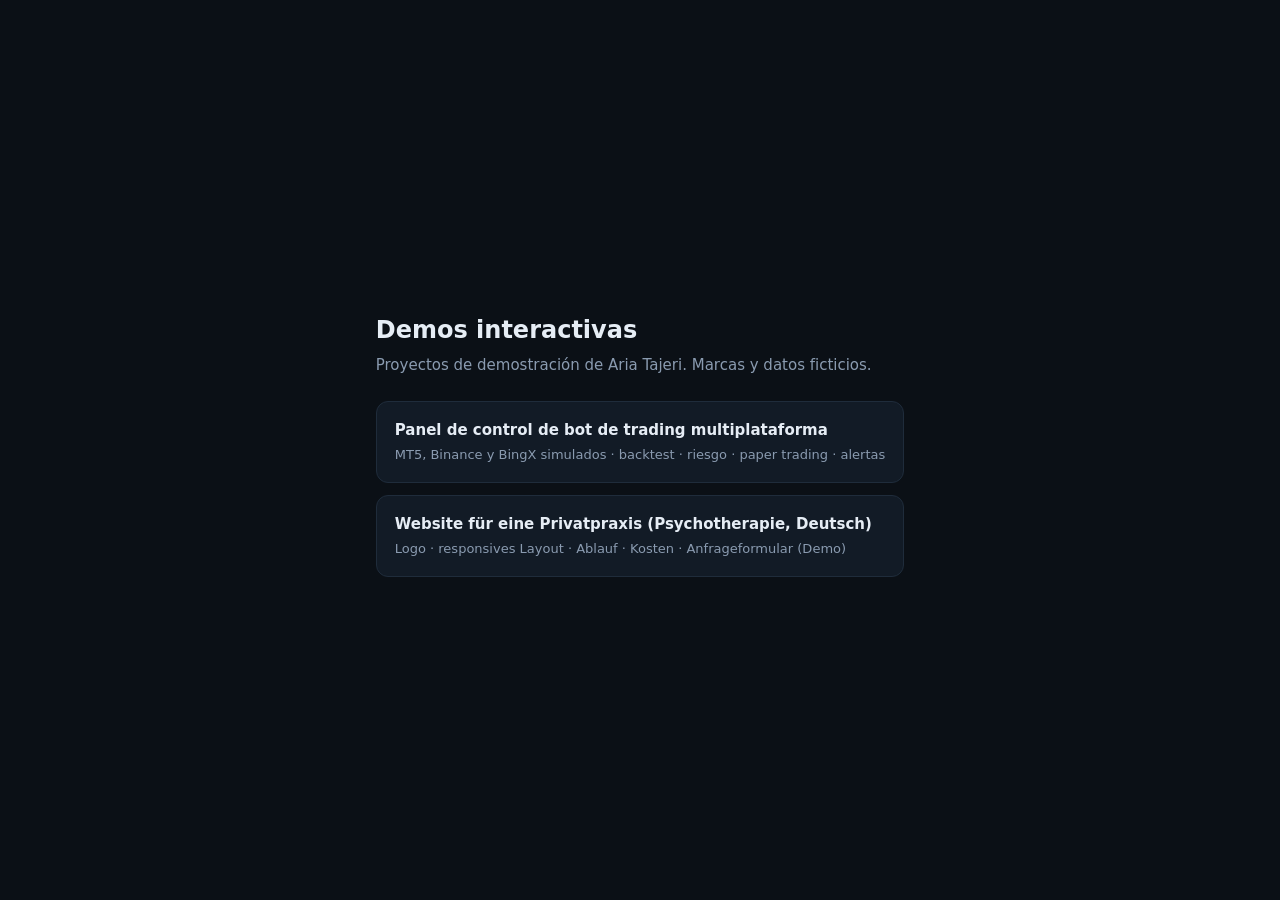
<file: index.html>
<!DOCTYPE html>
<html lang="es"><head><meta charset="utf-8"><meta name="viewport" content="width=device-width, initial-scale=1"><title>Demos | Aria Tajeri</title>
<style>body{margin:0;background:#0b1016;color:#e6edf5;font:15px/1.6 system-ui,-apple-system,Segoe UI,Roboto,sans-serif;display:grid;place-items:center;min-height:100vh}main{max-width:640px;padding:32px}h1{font-size:24px;margin:0 0 4px}p{color:#8a9bb0;margin:0 0 24px}a.card{display:block;background:#121b26;border:1px solid #1f2c3b;border-radius:12px;padding:16px 18px;color:inherit;text-decoration:none;margin-bottom:12px}a.card:hover{border-color:#2dd4bf}a.card b{display:block}a.card span{color:#8a9bb0;font-size:13px}</style></head>
<body><main><h1>Demos interactivas</h1><p>Proyectos de demostración de Aria Tajeri. Marcas y datos ficticios.</p>
<a class="card" href="trading-bot-panel/"><b>Panel de control de bot de trading multiplataforma</b><span>MT5, Binance y BingX simulados · backtest · riesgo · paper trading · alertas</span></a>
<a class="card" href="praxis-website/"><b>Website für eine Privatpraxis (Psychotherapie, Deutsch)</b><span>Logo · responsives Layout · Ablauf · Kosten · Anfrageformular (Demo)</span></a>
</main></body></html>
</file>
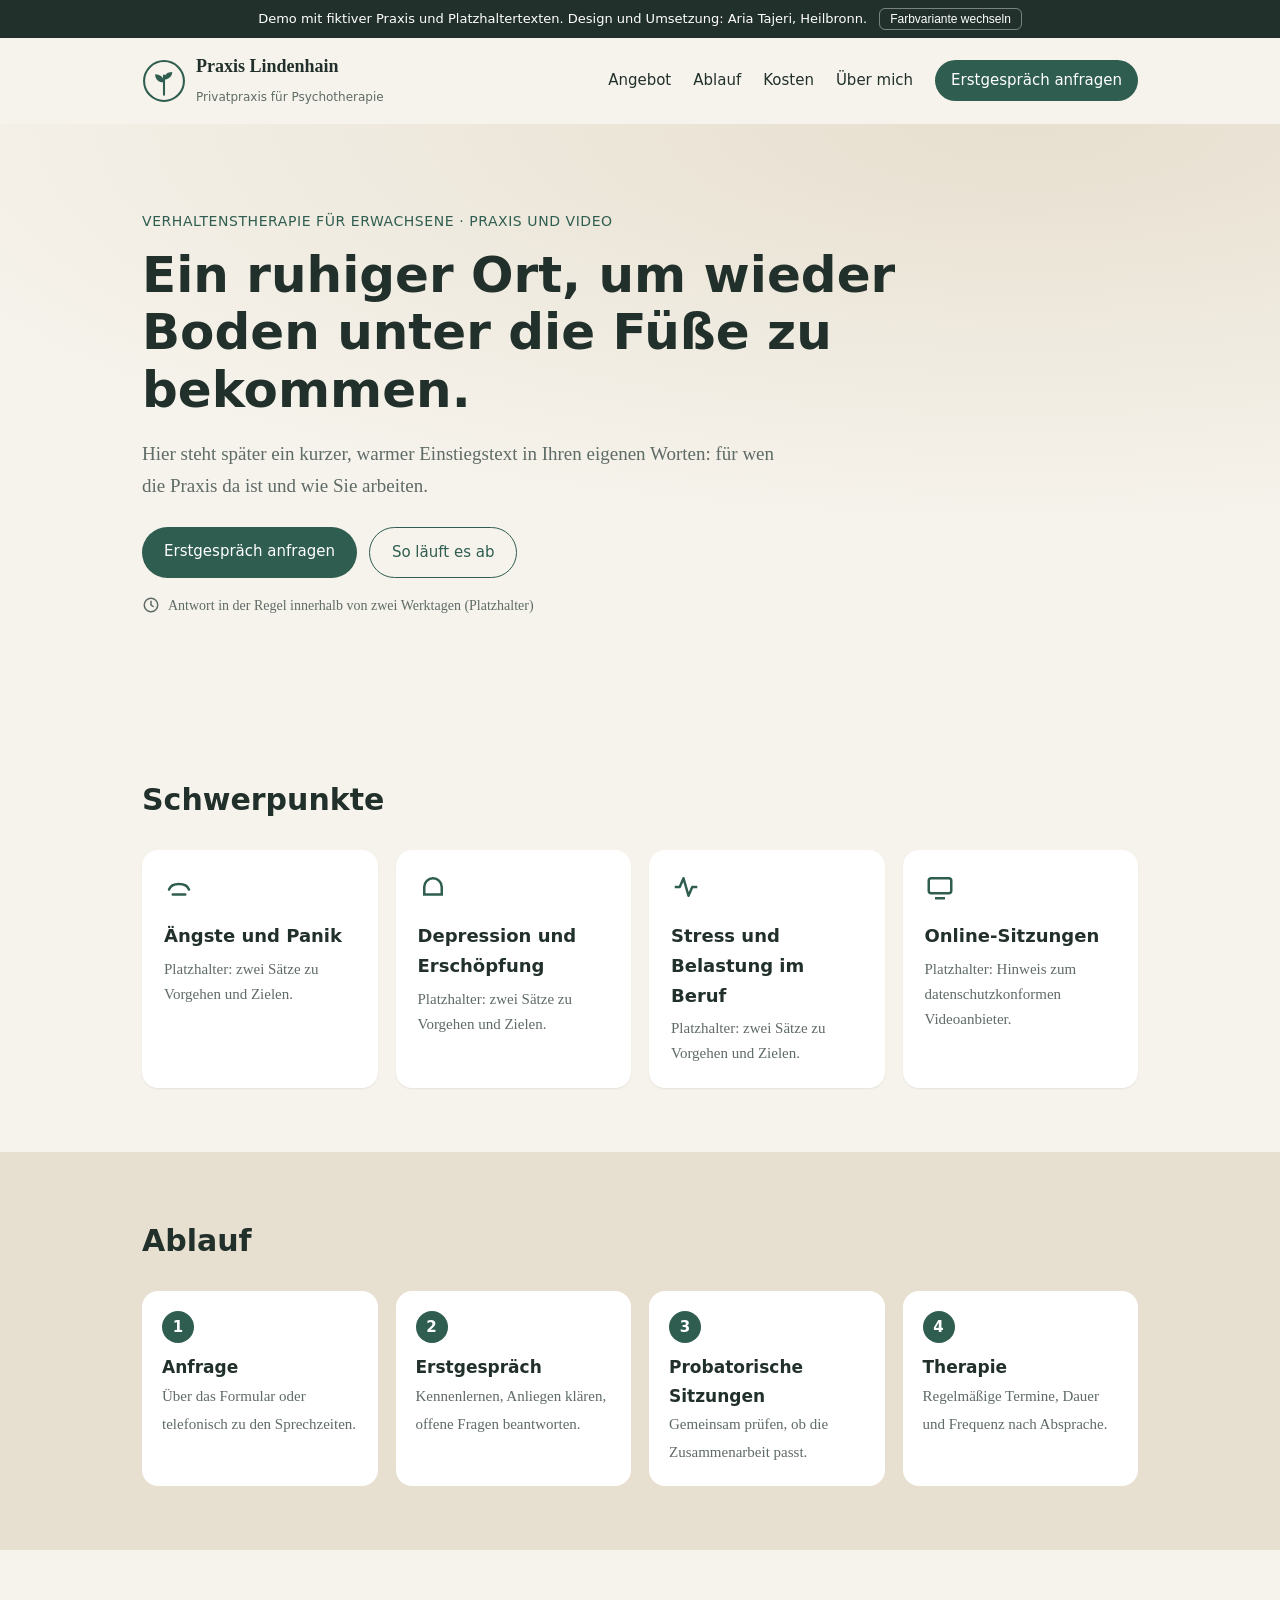
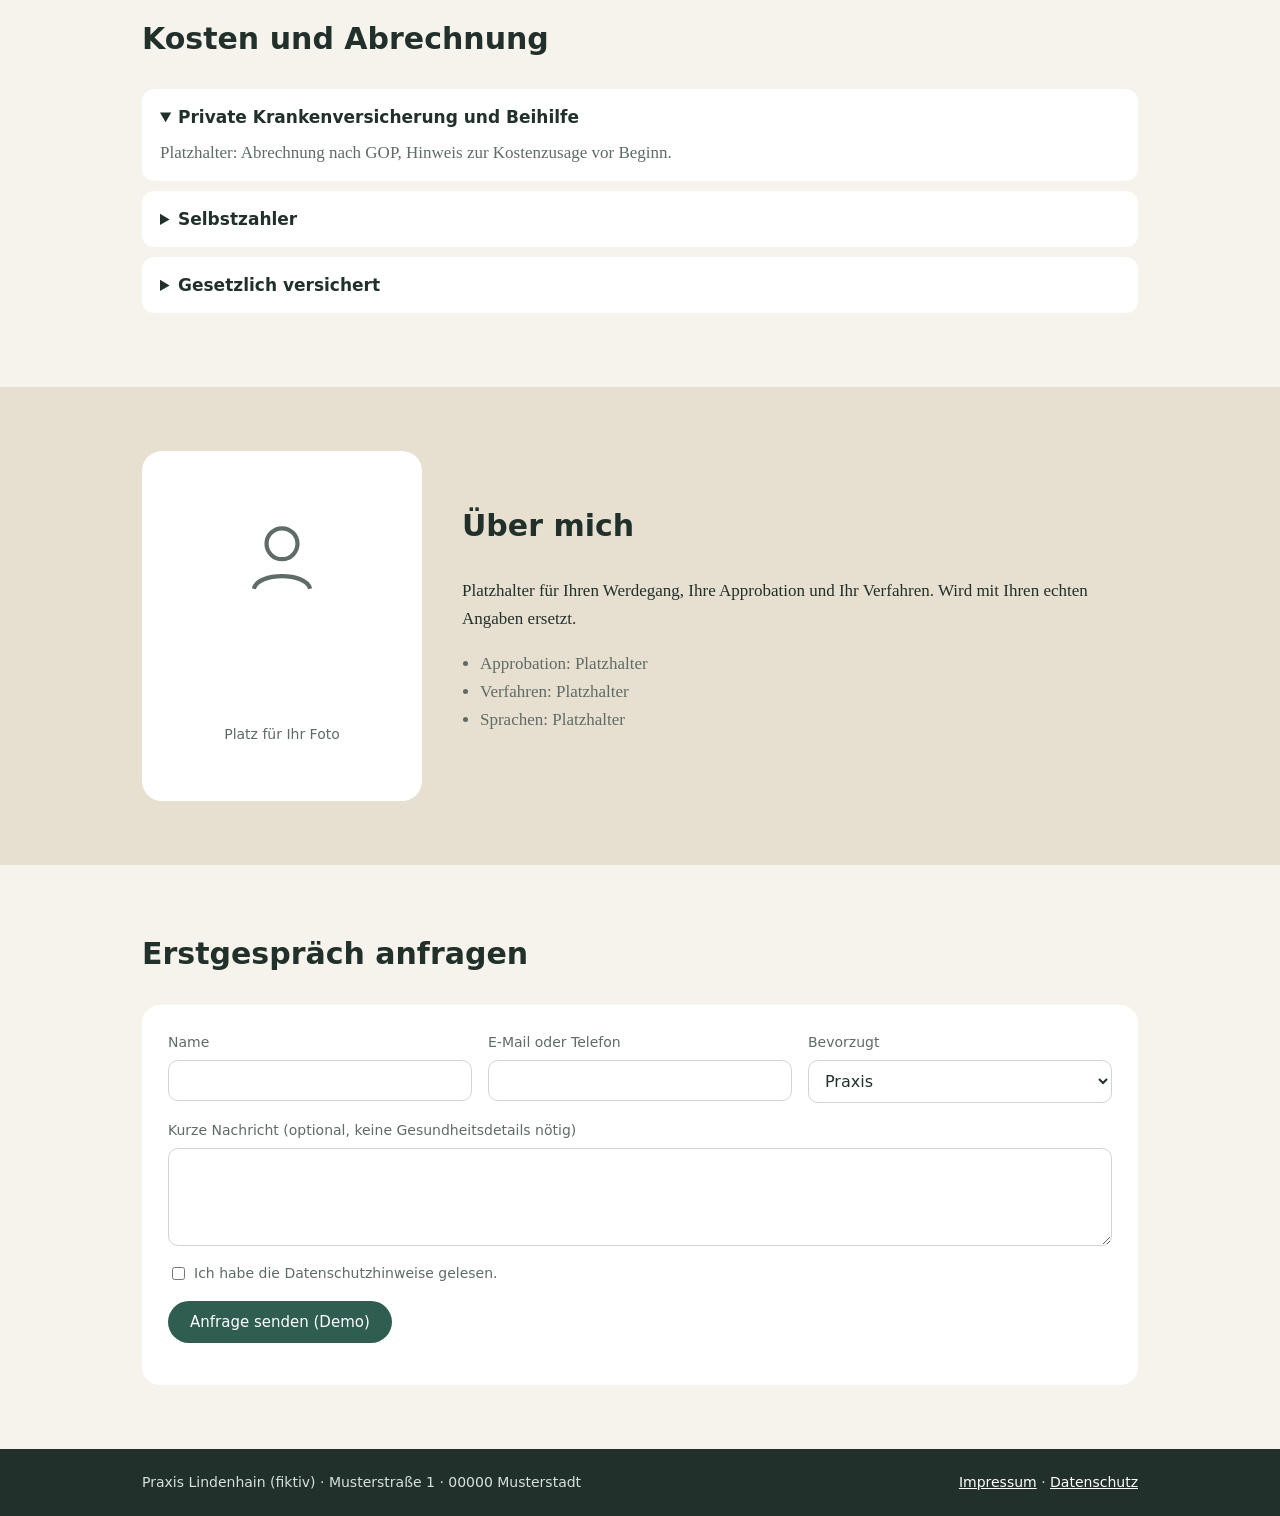
<file: praxis-website/index.html>
<!DOCTYPE html>
<html lang="de"><head><meta charset="utf-8"><meta name="viewport" content="width=device-width, initial-scale=1">
<title>Praxis Lindenhain (Demo) | Website für eine Privatpraxis für Psychotherapie</title>
<meta name="description" content="Demo-Website einer fiktiven Privatpraxis für Psychotherapie: ruhiges Design, Logo, Leistungen, Ablauf, Kosten, Erstgespräch-Anfrage. Erstellt von Aria Tajeri.">
<link rel="icon" href="favicon.svg"><link rel="stylesheet" href="style.css">
<script type="application/ld+json">{"@context":"https://schema.org","@type":"MedicalBusiness","name":"Praxis Lindenhain (fiktiv)","medicalSpecialty":"Psychiatric","address":{"@type":"PostalAddress","addressLocality":"Musterstadt","addressCountry":"DE"},"openingHours":"Mo-Fr 08:00-18:00"}</script>
</head><body>
<div class="demo-bar">Demo mit fiktiver Praxis und Platzhaltertexten. Design und Umsetzung: Aria Tajeri, Heilbronn.
 <button id="theme" type="button" aria-label="Farbvariante wechseln">Farbvariante wechseln</button></div>
<header class="top"><a class="brand" href="#">
 <svg class="logo" viewBox="0 0 64 64" aria-hidden="true"><circle cx="32" cy="32" r="29" fill="none" stroke="currentColor" stroke-width="3"/><path d="M32 52V24" stroke="currentColor" stroke-width="3" stroke-linecap="round"/><path d="M32 34c-8 0-13-5-13-12 7 0 13 4 13 12zM32 30c7 0 12-5 12-11-7 0-12 4-12 11z" fill="currentColor"/></svg>
 <span><b>Praxis Lindenhain</b><small>Privatpraxis für Psychotherapie</small></span></a>
 <button class="burger" aria-label="Menü" aria-expanded="false"><svg viewBox="0 0 24 24"><path d="M3 6h18M3 12h18M3 18h18" stroke="currentColor" stroke-width="2" stroke-linecap="round"/></svg></button>
 <nav><a href="#angebot">Angebot</a><a href="#ablauf">Ablauf</a><a href="#kosten">Kosten</a><a href="#ueber">Über mich</a><a class="btn sm" href="#kontakt">Erstgespräch anfragen</a></nav>
</header>
<main>
<section class="hero"><div class="wrap">
 <p class="eyebrow">Verhaltenstherapie für Erwachsene · Praxis und Video</p>
 <h1>Ein ruhiger Ort, um wieder Boden unter die Füße zu bekommen.</h1>
 <p class="lead">Hier steht später ein kurzer, warmer Einstiegstext in Ihren eigenen Worten: für wen die Praxis da ist und wie Sie arbeiten.</p>
 <div class="row"><a class="btn" href="#kontakt">Erstgespräch anfragen</a><a class="btn ghost" href="#ablauf">So läuft es ab</a></div>
 <p class="note"><svg viewBox="0 0 24 24" aria-hidden="true"><circle cx="12" cy="12" r="9" fill="none" stroke="currentColor" stroke-width="2"/><path d="M12 7v5l3 2" stroke="currentColor" stroke-width="2" fill="none" stroke-linecap="round"/></svg> Antwort in der Regel innerhalb von zwei Werktagen (Platzhalter)</p>
</div></section>

<section id="angebot" class="wrap"><h2>Schwerpunkte</h2><div class="grid">
 <article><svg viewBox="0 0 24 24"><path d="M4 14c2-6 14-6 16 0M7 18h10" stroke="currentColor" stroke-width="2" fill="none" stroke-linecap="round"/></svg><h3>Ängste und Panik</h3><p>Platzhalter: zwei Sätze zu Vorgehen und Zielen.</p></article>
 <article><svg viewBox="0 0 24 24"><path d="M5 12a7 7 0 0 1 14 0v6H5z" stroke="currentColor" stroke-width="2" fill="none"/></svg><h3>Depression und Erschöpfung</h3><p>Platzhalter: zwei Sätze zu Vorgehen und Zielen.</p></article>
 <article><svg viewBox="0 0 24 24"><path d="M3 12h4l3-7 4 14 3-7h4" stroke="currentColor" stroke-width="2" fill="none" stroke-linejoin="round"/></svg><h3>Stress und Belastung im Beruf</h3><p>Platzhalter: zwei Sätze zu Vorgehen und Zielen.</p></article>
 <article><svg viewBox="0 0 24 24"><rect x="3" y="5" width="18" height="12" rx="2" stroke="currentColor" stroke-width="2" fill="none"/><path d="M8 21h8" stroke="currentColor" stroke-width="2"/></svg><h3>Online-Sitzungen</h3><p>Platzhalter: Hinweis zum datenschutzkonformen Videoanbieter.</p></article>
</div></section>

<section id="ablauf" class="band"><div class="wrap"><h2>Ablauf</h2><ol class="steps">
 <li><b>Anfrage</b><span>Über das Formular oder telefonisch zu den Sprechzeiten.</span></li>
 <li><b>Erstgespräch</b><span>Kennenlernen, Anliegen klären, offene Fragen beantworten.</span></li>
 <li><b>Probatorische Sitzungen</b><span>Gemeinsam prüfen, ob die Zusammenarbeit passt.</span></li>
 <li><b>Therapie</b><span>Regelmäßige Termine, Dauer und Frequenz nach Absprache.</span></li>
</ol></div></section>

<section id="kosten" class="wrap"><h2>Kosten und Abrechnung</h2>
 <details open><summary>Private Krankenversicherung und Beihilfe</summary><p>Platzhalter: Abrechnung nach GOP, Hinweis zur Kostenzusage vor Beginn.</p></details>
 <details><summary>Selbstzahler</summary><p>Platzhalter: Honorar pro Sitzung, Ausfallregelung.</p></details>
 <details><summary>Gesetzlich versichert</summary><p>Platzhalter: Hinweis zum Kostenerstattungsverfahren.</p></details>
</section>

<section id="ueber" class="band"><div class="wrap two">
 <div class="portrait" aria-label="Platz für Ihr Foto"><svg viewBox="0 0 64 64"><circle cx="32" cy="24" r="11" fill="none" stroke="currentColor" stroke-width="3"/><path d="M12 56c3-12 37-12 40 0" fill="none" stroke="currentColor" stroke-width="3"/></svg><span>Platz für Ihr Foto</span></div>
 <div><h2>Über mich</h2><p>Platzhalter für Ihren Werdegang, Ihre Approbation und Ihr Verfahren. Wird mit Ihren echten Angaben ersetzt.</p><ul class="facts"><li>Approbation: Platzhalter</li><li>Verfahren: Platzhalter</li><li>Sprachen: Platzhalter</li></ul></div>
</div></section>

<section id="kontakt" class="wrap"><h2>Erstgespräch anfragen</h2>
 <form id="f" novalidate>
  <label>Name<input name="n" required></label>
  <label>E-Mail oder Telefon<input name="c" required></label>
  <label>Bevorzugt<select name="w"><option>Praxis</option><option>Video</option><option>Egal</option></select></label>
  <label class="full">Kurze Nachricht (optional, keine Gesundheitsdetails nötig)<textarea name="m" rows="4"></textarea></label>
  <label class="full chk"><input type="checkbox" name="d" required> Ich habe die Datenschutzhinweise gelesen.</label>
  <button class="btn" type="submit">Anfrage senden (Demo)</button>
  <p id="out" role="status"></p>
 </form>
</section>
</main>
<footer><div class="wrap"><span>Praxis Lindenhain (fiktiv) · Musterstraße 1 · 00000 Musterstadt</span><span><a href="#">Impressum</a> · <a href="#">Datenschutz</a></span></div></footer>
<script>
const b=document.querySelector('.burger'),n=document.querySelector('nav');b.onclick=()=>{n.classList.toggle('open');b.setAttribute('aria-expanded',n.classList.contains('open'))};n.querySelectorAll('a').forEach(a=>a.onclick=()=>n.classList.remove('open'));
document.getElementById('theme').onclick=()=>document.body.classList.toggle('alt');
document.getElementById('f').onsubmit=e=>{e.preventDefault();const f=e.target,o=document.getElementById('out');if(!f.n.value.trim()||!f.c.value.trim()||!f.d.checked){o.textContent='Bitte Name, Kontakt und Datenschutz-Häkchen ausfüllen.';o.className='err';return}o.textContent='Demo: Die Anfrage wurde nicht gesendet. In der echten Website geht sie verschlüsselt an die Praxis.';o.className='ok';f.reset()};
</script>
</body></html>
</file>
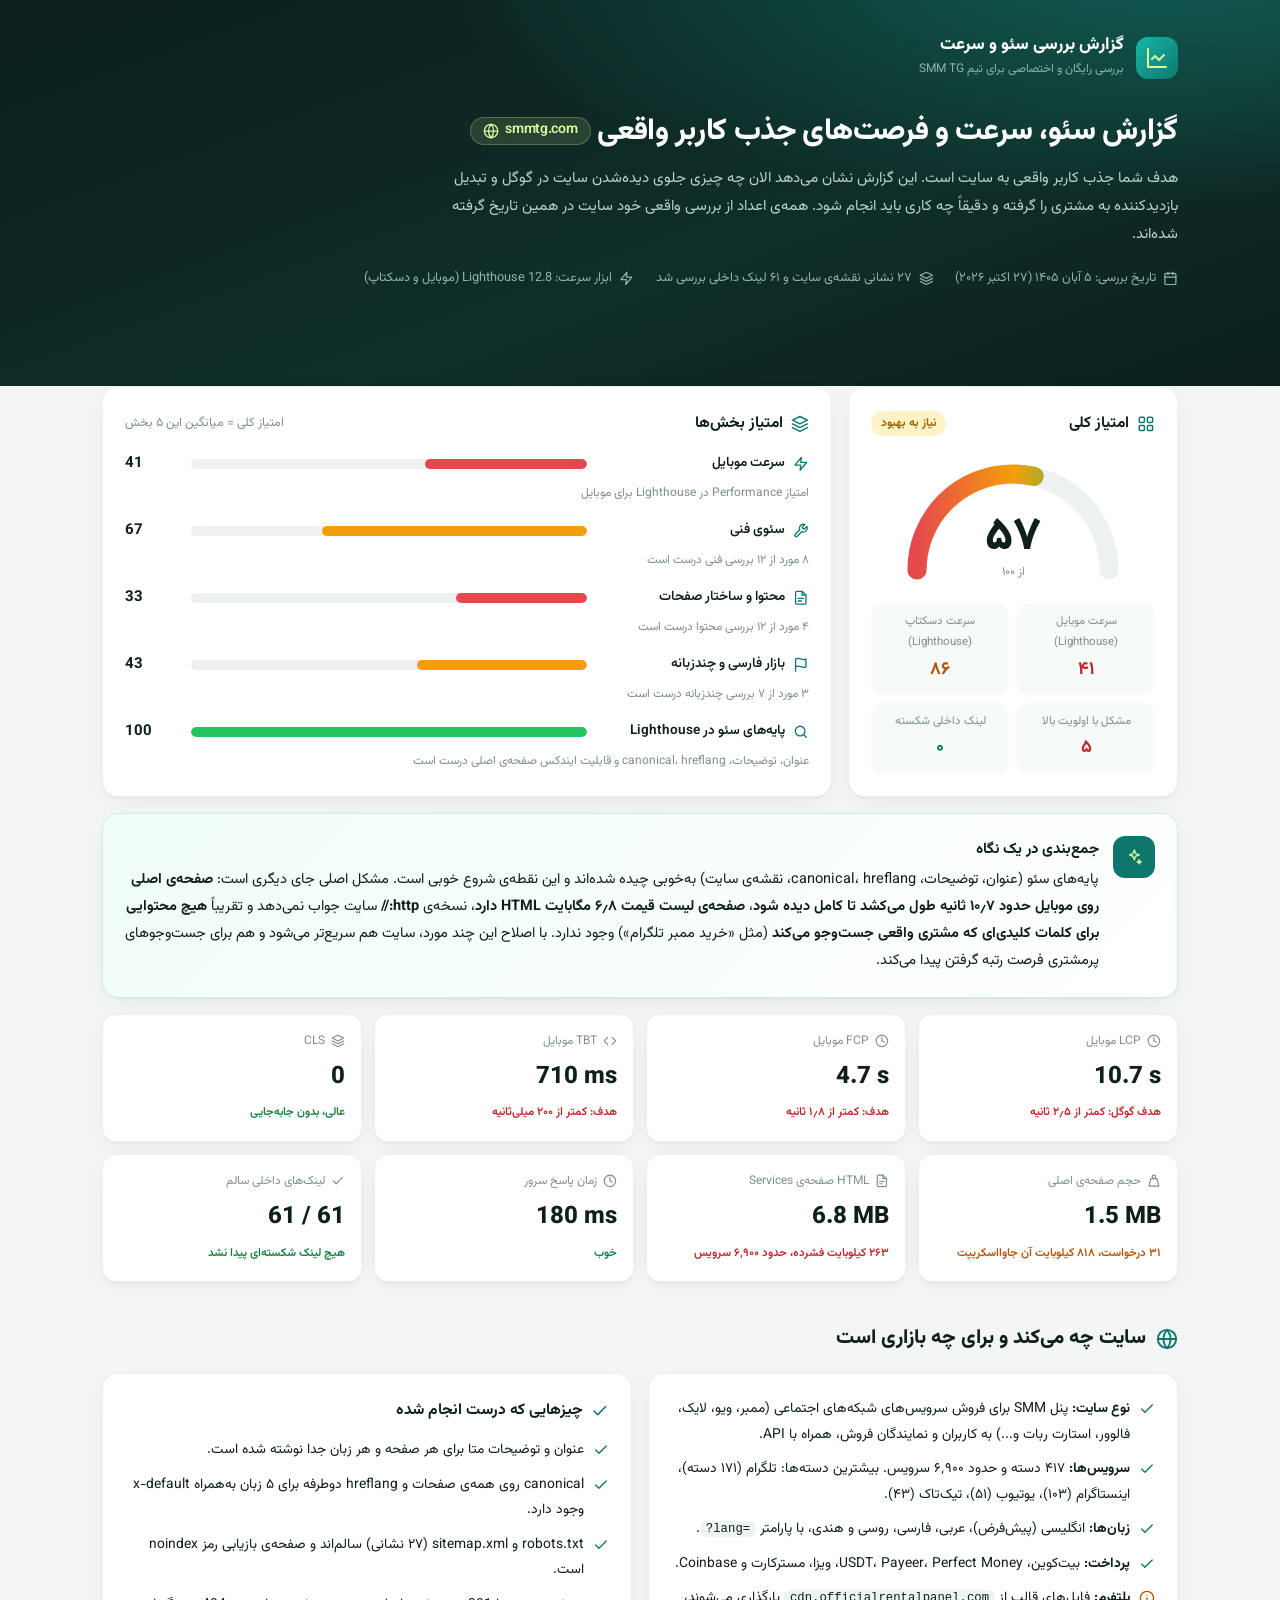
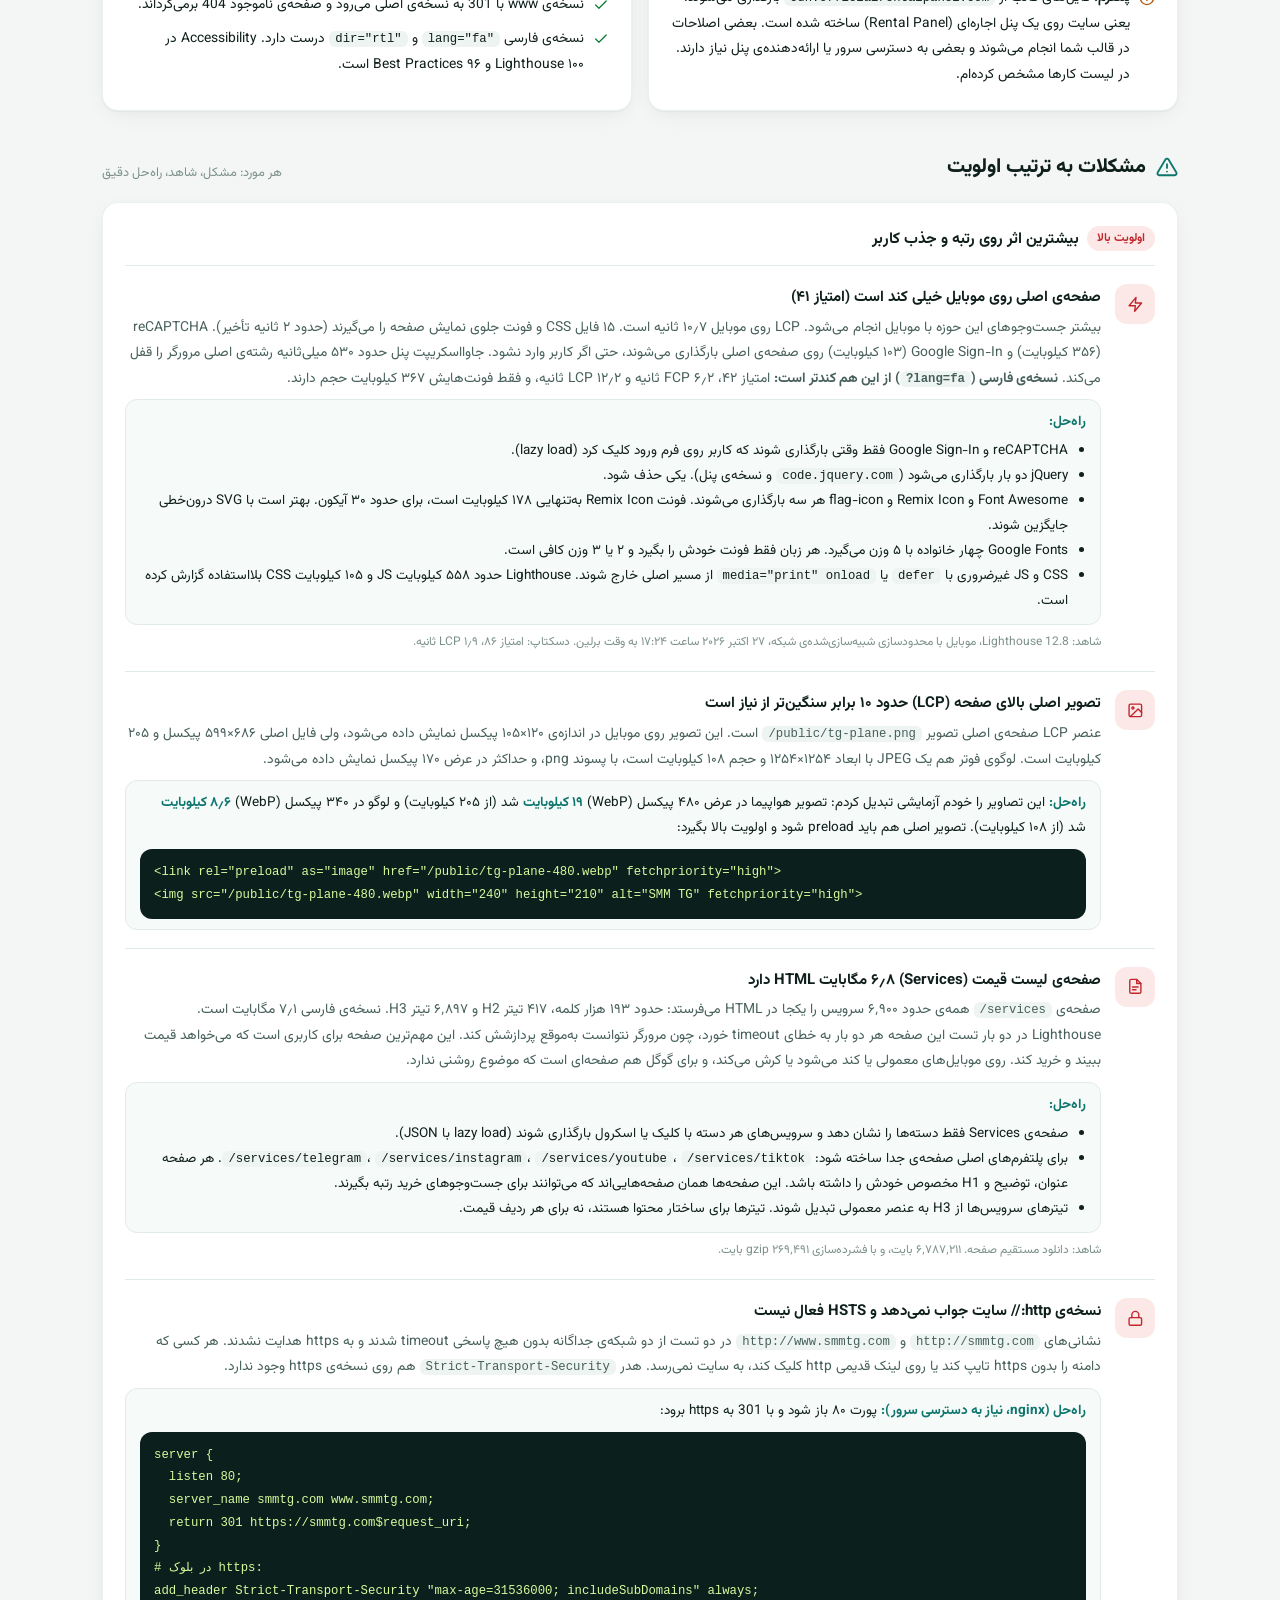
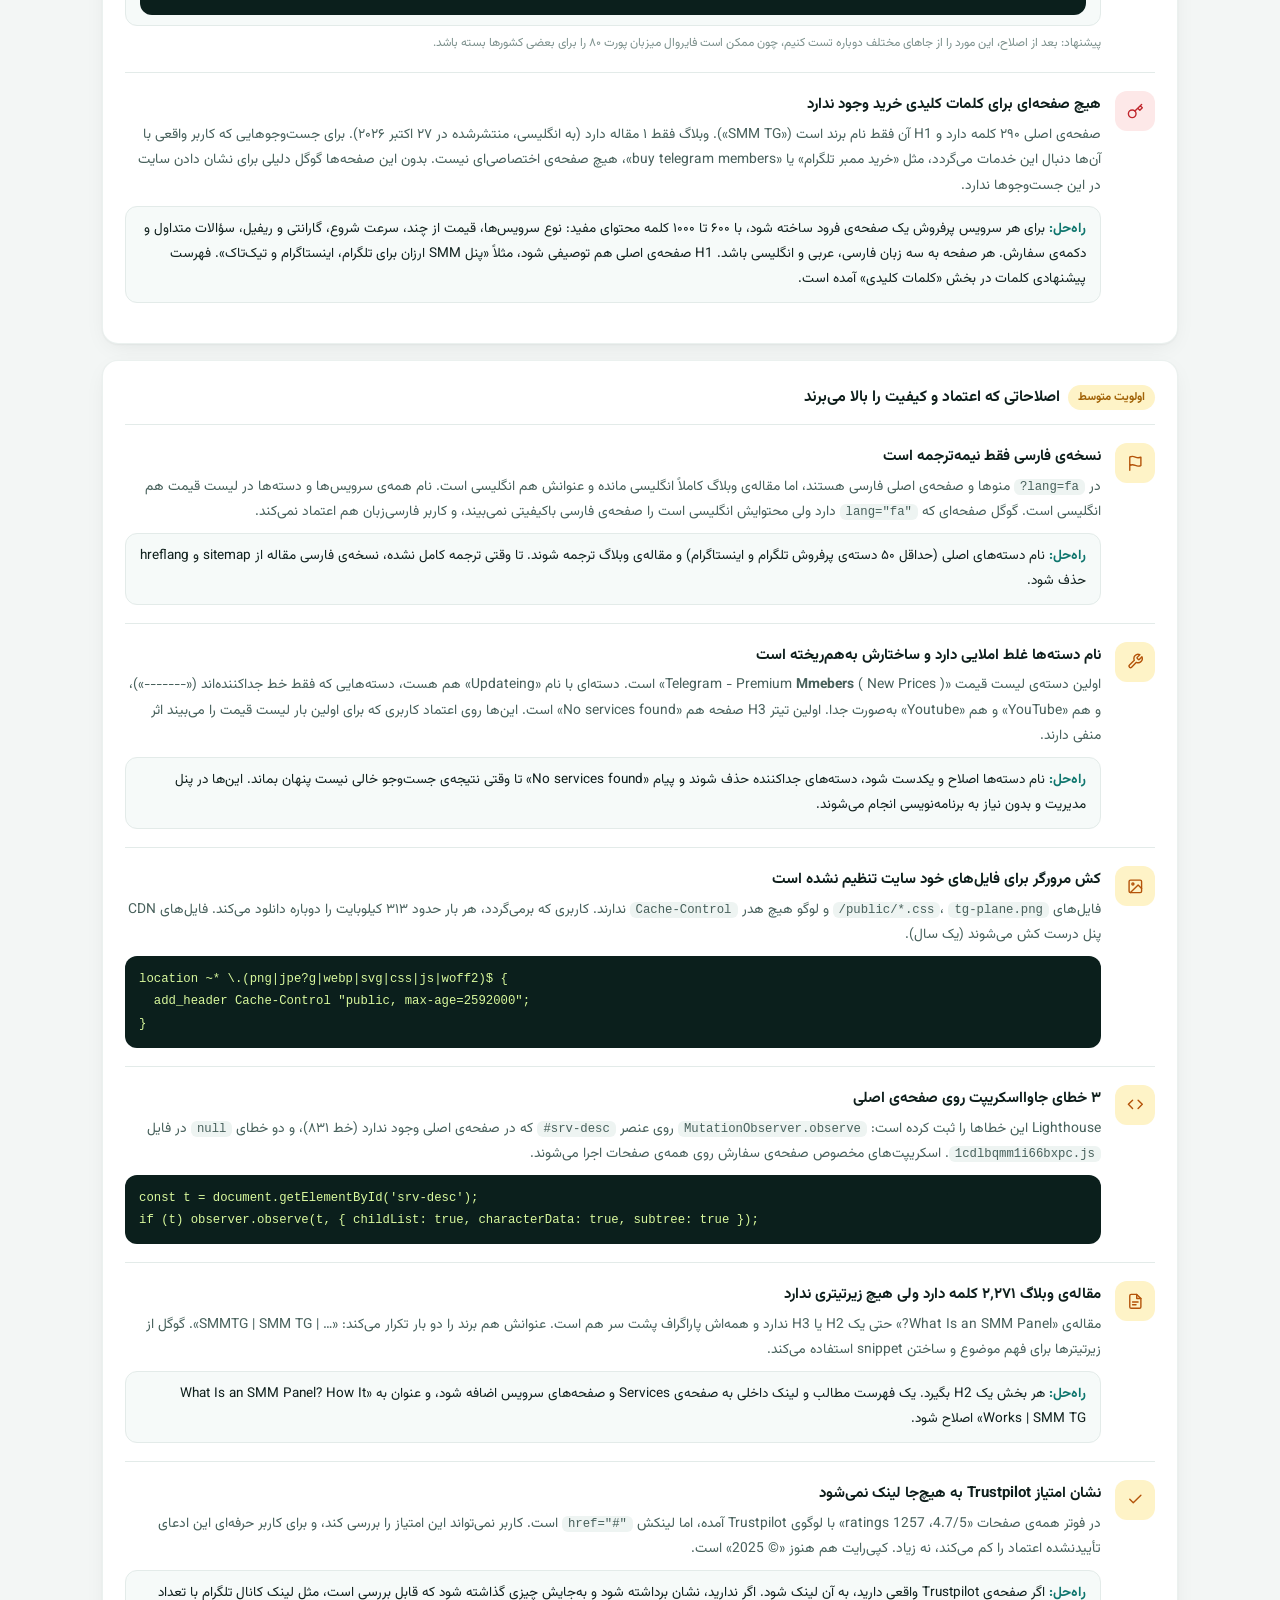
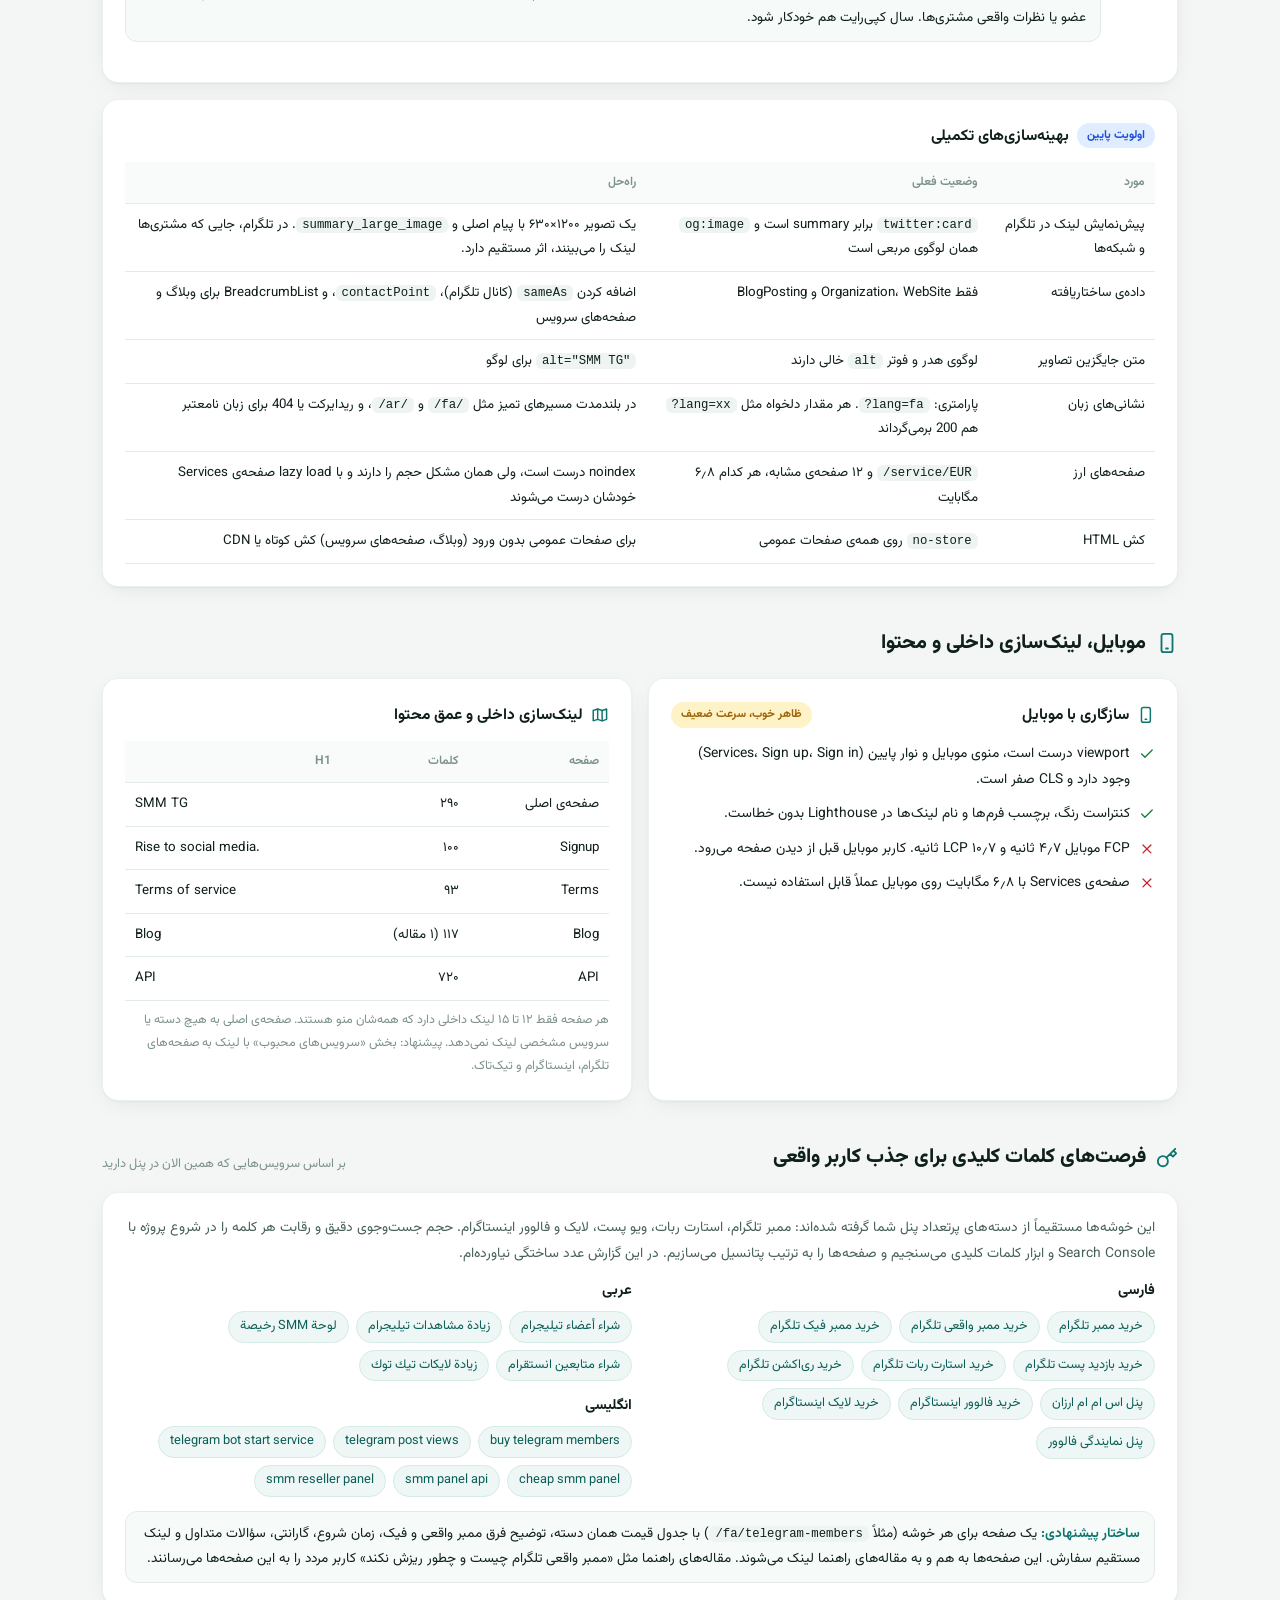
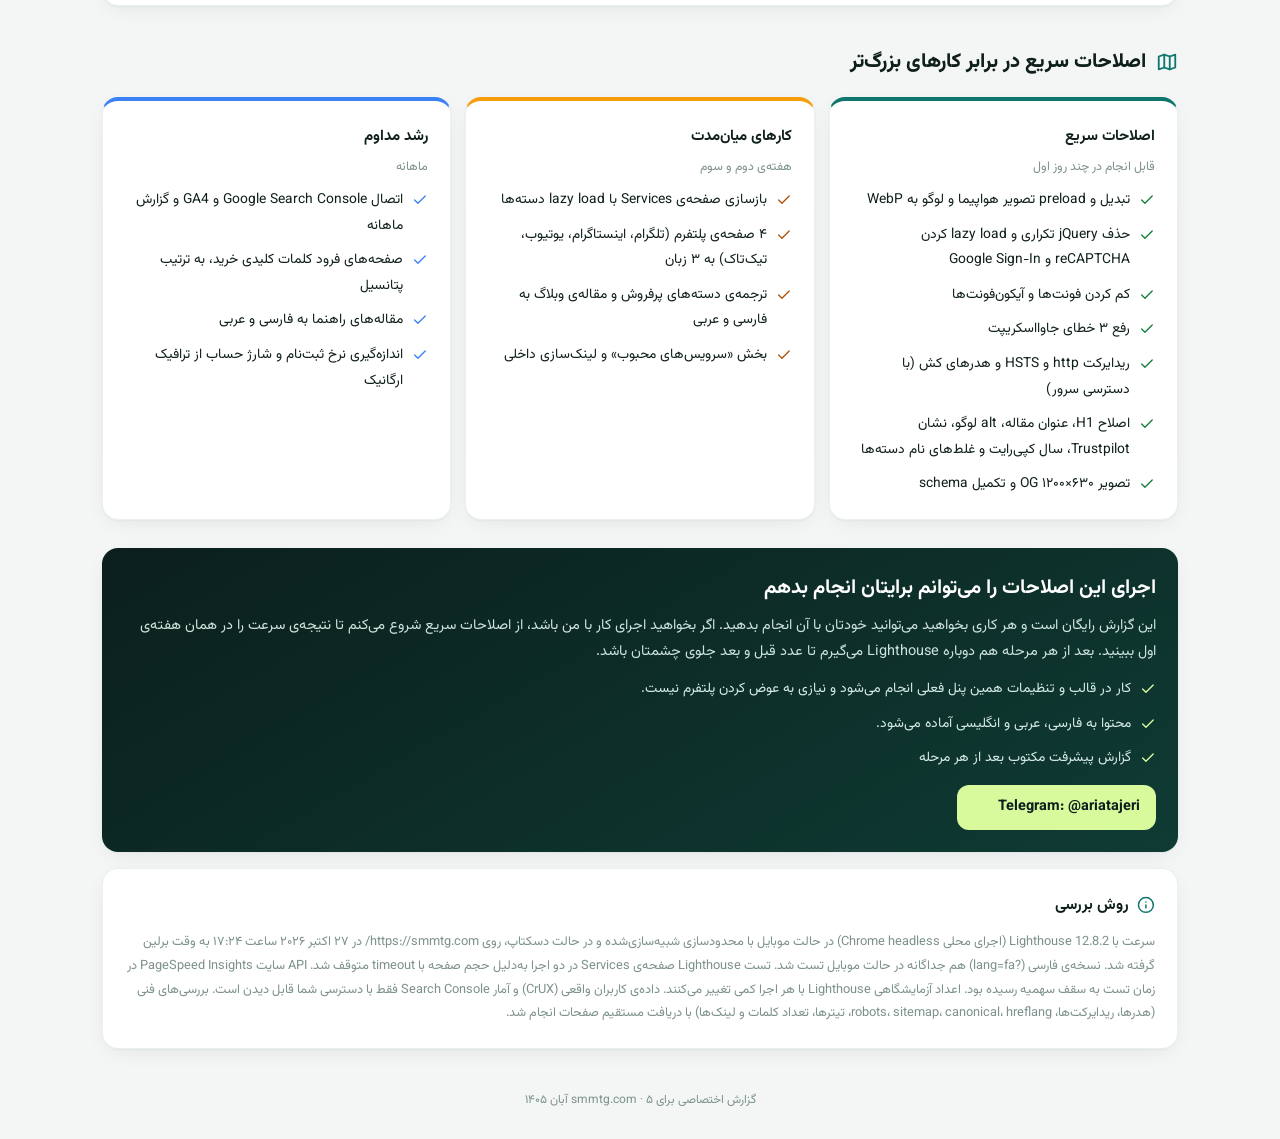
<file: smmtg-audit/index.html>
<!doctype html>
<html lang="fa" dir="rtl">
<head>
<meta charset="utf-8">
<meta name="viewport" content="width=device-width,initial-scale=1,viewport-fit=cover">
<title>گزارش بررسی سئو و سرعت smmtg.com</title>
<meta name="robots" content="noindex, nofollow">
<meta name="description" content="گزارش اختصاصی بررسی سئو، سرعت و فرصت‌های رشد ترافیک برای smmtg.com">
<meta name="theme-color" content="#0b1f1c">
<link rel="icon" href="data:image/svg+xml,%3Csvg xmlns='http://www.w3.org/2000/svg' viewBox='0 0 32 32'%3E%3Crect width='32' height='32' rx='8' fill='%230f766e'/%3E%3Cpath d='M8 21l5-5 4 4 7-8' stroke='%23d9f99d' stroke-width='3' fill='none' stroke-linecap='round' stroke-linejoin='round'/%3E%3C/svg%3E">
<link rel="preconnect" href="https://fonts.googleapis.com"><link rel="preconnect" href="https://fonts.gstatic.com" crossorigin>
<link href="https://fonts.googleapis.com/css2?family=Vazirmatn:wght@400;500;600;700;800&display=swap" rel="stylesheet">
<style>
:root{--bg:#f3f6f5;--card:#fff;--ink:#0f1f1c;--ink2:#47605b;--mut:#7d918d;--line:#e3ebe9;--pri:#0f766e;--pri2:#14b8a6;--acc:#22c55e;--lime:#d9f99d;--side:#0b1f1c;--red:#e5484d;--org:#f59e0b;--yel:#eab308;--blu:#3b82f6;--r:16px;--sh:0 1px 2px rgba(15,31,28,.04),0 6px 24px -8px rgba(15,31,28,.10)}
*{box-sizing:border-box;margin:0;padding:0}
html{scroll-behavior:smooth}
body{font-family:Vazirmatn,Tahoma,sans-serif;background:var(--bg);color:var(--ink);font-size:14.5px;line-height:1.85;-webkit-font-smoothing:antialiased}
a{color:var(--pri)}
html,body{overflow-x:hidden}
td,th,.card,.issue p{overflow-wrap:anywhere}
code{word-break:break-word}
svg.ic{width:1.15em;height:1.15em;flex:none;vertical-align:-.2em;fill:none;stroke:currentColor;stroke-width:2;stroke-linecap:round;stroke-linejoin:round}
.wrap{max-width:1120px;margin:0 auto;padding:0 22px}
/* hero */
.hero{background:radial-gradient(1200px 400px at 90% -10%,rgba(20,184,166,.35),transparent 60%),linear-gradient(160deg,#0b1f1c,#0f2e29 60%,#0b1f1c);color:#cfe3de;padding:34px 0 96px}
.brand{display:flex;gap:12px;align-items:center;margin-bottom:26px}
.logo{width:42px;height:42px;border-radius:12px;background:linear-gradient(135deg,var(--pri2),var(--pri));display:grid;place-items:center;color:var(--lime)}
.logo svg{width:24px;height:24px}
.brand b{display:block;color:#fff;font-size:17px;font-weight:800;line-height:1.3}
.brand small{color:#8fb3ab;font-size:12px}
.hero h1{color:#fff;font-size:30px;font-weight:800;line-height:1.55;letter-spacing:-.3px}
.chip{display:inline-flex;gap:6px;align-items:center;direction:ltr;background:rgba(217,249,157,.12);color:var(--lime);border:1px solid rgba(217,249,157,.25);border-radius:99px;padding:2px 12px;font-size:14px;font-weight:600;vertical-align:middle}
.hero p.lead{max-width:760px;margin-top:10px;color:#b9d3cd;font-size:15px}
.meta{display:flex;flex-wrap:wrap;gap:8px 22px;margin-top:18px;font-size:12.8px;color:#8fb3ab}
.meta span{display:inline-flex;gap:7px;align-items:center}
main{margin-top:-70px;padding-bottom:60px}
.sec{margin-bottom:28px;display:grid;gap:16px}
.sec-h{display:flex;justify-content:space-between;align-items:flex-end;gap:12px;flex-wrap:wrap;margin-top:10px}
.sec-h h2{font-size:20px;font-weight:800;display:flex;gap:10px;align-items:center}
.sec-h h2 svg{color:var(--pri);width:22px;height:22px}
.sec-h p{color:var(--mut);font-size:12.8px}
.card{background:var(--card);border-radius:var(--r);box-shadow:var(--sh);padding:22px;border:1px solid rgba(227,235,233,.7);min-width:0}
.ch{display:flex;justify-content:space-between;align-items:center;gap:10px;margin-bottom:12px;flex-wrap:wrap}
.ch h3{font-size:15.5px;font-weight:700;display:flex;gap:8px;align-items:center}
.ch h3 svg{color:var(--pri)}
.muted{color:var(--mut);font-size:12.5px}
.tag{font-size:11.5px;font-weight:700;padding:2px 10px;border-radius:99px;white-space:nowrap}
.tag.hi{background:#fde8e8;color:#c0262c}.tag.md{background:#fef3c7;color:#a16207}.tag.lo{background:#e0ecff;color:#1d4ed8}.tag.ok{background:#dcfce7;color:#15803d}.tag.warn{background:#fef3c7;color:#a16207}
/* summary */
.g-sum{display:grid;grid-template-columns:330px 1fr;gap:16px}
.score-wrap{position:relative;width:240px;margin:6px auto 0}
.gauge{width:100%;display:block}
.score-num{position:absolute;inset:auto 0 6px 0;text-align:center}
.score-num b{font-size:46px;font-weight:800;line-height:1;color:var(--ink)}
.score-num small{display:block;color:var(--mut);font-size:12px}
.score-meta{display:grid;grid-template-columns:1fr 1fr;gap:8px;margin-top:14px;text-align:center}
.score-meta div{background:#f6faf9;border-radius:12px;padding:8px}
.score-meta small{display:block;color:var(--mut);font-size:11.5px}
.score-meta b{font-size:18px}
.cats{display:grid;gap:13px}
.cat{display:grid;grid-template-columns:210px 1fr 54px;gap:12px;align-items:center;font-size:13.5px}
.cat .nm{display:flex;gap:8px;align-items:center;font-weight:600}
.cat .nm svg{color:var(--pri)}
.bar{height:10px;background:#edf2f1;border-radius:99px;overflow:hidden}
.bar i{display:block;height:100%;border-radius:99px}
.cat b{text-align:left;font-size:15px;direction:ltr}
.cat small{grid-column:1/-1;margin-top:-8px;color:var(--mut);font-size:12px}
.insight{display:flex;gap:14px;align-items:flex-start;background:linear-gradient(135deg,#f0fdf8,#fff);border-color:#cdeee2}
.ins-ic{width:42px;height:42px;border-radius:12px;background:var(--pri);color:var(--lime);display:grid;place-items:center;flex:none}
.insight h4{font-size:15px;margin-bottom:4px}
/* kpis */
.kpis{display:grid;grid-template-columns:repeat(4,1fr);gap:12px}
.kpi{background:var(--card);border-radius:14px;box-shadow:var(--sh);border:1px solid rgba(227,235,233,.7);padding:15px 16px}
.kpi small{color:var(--mut);font-size:12px;display:flex;gap:6px;align-items:center}
.kpi b{display:block;font-size:24px;font-weight:800;margin-top:3px;direction:ltr;text-align:right}
.kpi .st{font-size:11.5px;font-weight:600}
.bad{color:#c0262c}.mid{color:#b45309}.good{color:#15803d}
/* issues */
.issue{display:grid;grid-template-columns:40px 1fr;gap:14px;padding:18px 0;border-top:1px solid var(--line)}
.issue:first-of-type{border-top:0;padding-top:4px}
.iss-ic{width:40px;height:40px;border-radius:12px;display:grid;place-items:center}
.iss-ic.hi{background:#fde8e8;color:#c0262c}.iss-ic.md{background:#fef3c7;color:#b45309}.iss-ic.lo{background:#e0ecff;color:#1d4ed8}
.issue h4{font-size:15px;font-weight:700;display:flex;gap:8px;align-items:center;flex-wrap:wrap}
.issue p{color:var(--ink2);font-size:13.8px;margin-top:3px}
.fix{margin-top:8px;background:#f6faf9;border:1px solid var(--line);border-radius:12px;padding:10px 14px;font-size:13.5px}
.fix b{color:var(--pri)}
.fix ul{margin:4px 18px 0 0}
.ev{font-size:12px;color:var(--mut);margin-top:6px}
code,pre{font-family:ui-monospace,Menlo,Consolas,monospace;font-size:12.3px;direction:ltr;unicode-bidi:embed}
code{background:#eef4f2;border-radius:6px;padding:1px 6px}
pre{background:#0b1f1c;color:#d9f99d;border-radius:12px;padding:12px 14px;margin-top:8px;overflow:auto;text-align:left;white-space:pre-wrap;word-break:break-all}
/* tables */
table{width:100%;border-collapse:collapse;font-size:13.3px}
th,td{padding:9px 10px;border-bottom:1px solid var(--line);text-align:right;vertical-align:top}
th{color:var(--mut);font-weight:600;font-size:12.2px;background:#f8fbfa}
td.l{direction:ltr;text-align:left}
.pill{display:inline-flex;align-items:center;gap:5px;font-size:12px;font-weight:600}
.dot{width:8px;height:8px;border-radius:50%;display:inline-block}
.g2{display:grid;grid-template-columns:1fr 1fr;gap:16px}
.list{display:grid;gap:9px;font-size:13.8px}
.list li{list-style:none;display:flex;gap:9px;align-items:flex-start}
.list li svg{margin-top:5px;flex:none}
.kw{display:flex;flex-wrap:wrap;gap:7px;margin-top:6px}
.kw span{background:#eef7f5;color:#0b5f58;border:1px solid #d4ebe6;border-radius:99px;padding:3px 11px;font-size:12.8px}
.kw.ltr span{direction:ltr}
/* plan */
.plan{display:grid;grid-template-columns:repeat(3,1fr);gap:14px}
.ph{border-top:4px solid var(--pri);}
.ph h4{font-size:15px;margin-bottom:6px}
.ph .muted{display:block;margin-bottom:8px}
/* cta */
.cta{background:linear-gradient(150deg,#0b1f1c,#0f3b34);color:#cfe3de;border:0}
.cta h3{color:#fff;font-size:20px;margin-bottom:6px}
.cta .list li{color:#d7ebe6}
.cta svg{color:var(--lime)}
.cta .contact{margin-top:14px;display:inline-flex;gap:8px;align-items:center;background:var(--lime);color:#0b1f1c;font-weight:700;padding:9px 16px;border-radius:12px;direction:ltr}
.foot{color:var(--mut);font-size:12px;text-align:center;margin-top:24px}
@media (max-width:900px){.wrap{padding:0 14px}.card{padding:16px}table{font-size:12.3px}th,td{padding:7px 6px}.issue{grid-template-columns:1fr}.iss-ic{width:34px;height:34px}.g-sum,.g2,.plan{grid-template-columns:1fr}.kpis{grid-template-columns:1fr 1fr}.cat{grid-template-columns:1fr 54px}.cat .bar{grid-column:1/-1;grid-row:2}.hero h1{font-size:23px}}
@page{size:A4;margin:10mm}
@media print{.kpis{grid-template-columns:repeat(4,1fr)}.g2{grid-template-columns:1fr 1fr}.g-sum{grid-template-columns:300px 1fr}.plan{grid-template-columns:repeat(3,1fr)}.cat{grid-template-columns:170px 1fr 44px}.cat .bar{grid-column:auto;grid-row:auto}.issue{grid-template-columns:36px 1fr}.hero h1{font-size:24px}body{background:#fff;font-size:13px}.hero{padding:24px 0 80px;-webkit-print-color-adjust:exact;print-color-adjust:exact}.card,.kpi{box-shadow:none;break-inside:avoid}.issue{break-inside:avoid}.sec-h{break-after:avoid}*{-webkit-print-color-adjust:exact;print-color-adjust:exact}}
</style>
</head>
<body>
<svg width="0" height="0" style="position:absolute" aria-hidden="true">
 <symbol id="i-chart" viewBox="0 0 24 24"><path d="M3 3v18h18"/><path d="m19 9-5 5-4-4-3 3"/></symbol>
 <symbol id="i-globe" viewBox="0 0 24 24"><circle cx="12" cy="12" r="10"/><path d="M2 12h20M12 2a15 15 0 0 1 0 20M12 2a15 15 0 0 0 0 20"/></symbol>
 <symbol id="i-cal" viewBox="0 0 24 24"><rect x="3" y="4" width="18" height="18" rx="2"/><path d="M16 2v4M8 2v4M3 10h18"/></symbol>
 <symbol id="i-layers" viewBox="0 0 24 24"><path d="m12 2 10 5-10 5L2 7z"/><path d="m2 17 10 5 10-5M2 12l10 5 10-5"/></symbol>
 <symbol id="i-grid" viewBox="0 0 24 24"><rect x="3" y="3" width="7" height="7" rx="1.5"/><rect x="14" y="3" width="7" height="7" rx="1.5"/><rect x="3" y="14" width="7" height="7" rx="1.5"/><rect x="14" y="14" width="7" height="7" rx="1.5"/></symbol>
 <symbol id="i-bolt" viewBox="0 0 24 24"><path d="M13 2 3 14h9l-1 8 10-12h-9l1-8z"/></symbol>
 <symbol id="i-wrench" viewBox="0 0 24 24"><path d="M14.7 6.3a1 1 0 0 0 0 1.4l1.6 1.6a1 1 0 0 0 1.4 0l3.77-3.77a6 6 0 0 1-7.94 7.94l-6.91 6.91a2.12 2.12 0 0 1-3-3l6.91-6.91a6 6 0 0 1 7.94-7.94l-3.76 3.76z"/></symbol>
 <symbol id="i-file" viewBox="0 0 24 24"><path d="M14 2H6a2 2 0 0 0-2 2v16a2 2 0 0 0 2 2h12a2 2 0 0 0 2-2V8z"/><path d="M14 2v6h6M8 13h8M8 17h5"/></symbol>
 <symbol id="i-key" viewBox="0 0 24 24"><circle cx="7.5" cy="15.5" r="5.5"/><path d="m21 2-9.6 9.6M15.5 7.5l3 3L22 7l-3-3"/></symbol>
 <symbol id="i-phone" viewBox="0 0 24 24"><rect x="6" y="2" width="12" height="20" rx="2.5"/><path d="M11 18h2"/></symbol>
 <symbol id="i-alert" viewBox="0 0 24 24"><path d="M10.3 3.9 1.8 18a2 2 0 0 0 1.7 3h17a2 2 0 0 0 1.7-3L13.7 3.9a2 2 0 0 0-3.4 0z"/><path d="M12 9v4M12 17h.01"/></symbol>
 <symbol id="i-info" viewBox="0 0 24 24"><circle cx="12" cy="12" r="10"/><path d="M12 16v-4M12 8h.01"/></symbol>
 <symbol id="i-check" viewBox="0 0 24 24"><path d="M20 6 9 17l-5-5"/></symbol>
 <symbol id="i-x" viewBox="0 0 24 24"><path d="M18 6 6 18M6 6l12 12"/></symbol>
 <symbol id="i-lock" viewBox="0 0 24 24"><rect x="3" y="11" width="18" height="11" rx="2"/><path d="M7 11V7a5 5 0 0 1 10 0v4"/></symbol>
 <symbol id="i-image" viewBox="0 0 24 24"><rect x="3" y="3" width="18" height="18" rx="2"/><circle cx="8.5" cy="8.5" r="1.5"/><path d="m21 15-5-5L5 21"/></symbol>
 <symbol id="i-code" viewBox="0 0 24 24"><path d="m16 18 6-6-6-6M8 6l-6 6 6 6"/></symbol>
 <symbol id="i-map" viewBox="0 0 24 24"><path d="M9 4 3 6v14l6-2 6 2 6-2V4l-6 2-6-2z"/><path d="M9 4v14M15 6v14"/></symbol>
 <symbol id="i-spark" viewBox="0 0 24 24"><path d="M12 3l1.9 5.1L19 10l-5.1 1.9L12 17l-1.9-5.1L5 10l5.1-1.9z"/><path d="M19 17l.8 2.2L22 20l-2.2.8L19 23l-.8-2.2L16 20l2.2-.8z"/></symbol>
 <symbol id="i-send" viewBox="0 0 24 24"><path d="M22 2 11 13M22 2l-7 20-4-9-9-4z"/></symbol>
 <symbol id="i-search" viewBox="0 0 24 24"><circle cx="11" cy="11" r="7.5"/><path d="m20.5 20.5-4.2-4.2"/></symbol>
 <symbol id="i-flag" viewBox="0 0 24 24"><path d="M4 15s1-1 4-1 5 2 8 2 4-1 4-1V3s-1 1-4 1-5-2-8-2-4 1-4 1zM4 22v-7"/></symbol>
 <symbol id="i-clock" viewBox="0 0 24 24"><circle cx="12" cy="12" r="10"/><path d="M12 6v6l4 2"/></symbol>
 <symbol id="i-weight" viewBox="0 0 24 24"><circle cx="12" cy="5" r="3"/><path d="M6.5 8h11l3 13h-17z"/></symbol>
</svg>

<header class="hero">
 <div class="wrap">
  <div class="brand"><span class="logo"><svg class="ic"><use href="#i-chart"/></svg></span><span><b>گزارش بررسی سئو و سرعت</b><small>بررسی رایگان و اختصاصی برای تیم SMM TG</small></span></div>
  <h1>گزارش سئو، سرعت و فرصت‌های جذب کاربر واقعی <span class="chip"><svg class="ic"><use href="#i-globe"/></svg>smmtg.com</span></h1>
  <p class="lead">هدف شما جذب کاربر واقعی به سایت است. این گزارش نشان می‌دهد الان چه چیزی جلوی دیده‌شدن سایت در گوگل و تبدیل بازدیدکننده به مشتری را گرفته و دقیقاً چه کاری باید انجام شود. همه‌ی اعداد از بررسی واقعی خود سایت در همین تاریخ گرفته شده‌اند.</p>
  <div class="meta">
   <span><svg class="ic"><use href="#i-cal"/></svg>تاریخ بررسی: ۵ آبان ۱۴۰۵ (۲۷ اکتبر ۲۰۲۶)</span>
   <span><svg class="ic"><use href="#i-layers"/></svg>۲۷ نشانی نقشه‌ی سایت و ۶۱ لینک داخلی بررسی شد</span>
   <span><svg class="ic"><use href="#i-bolt"/></svg>ابزار سرعت: Lighthouse 12.8 (موبایل و دسکتاپ)</span>
  </div>
 </div>
</header>

<main class="wrap">

 <!-- SUMMARY -->
 <section class="sec" id="summary">
  <div class="g-sum">
   <div class="card">
    <div class="ch"><h3><svg class="ic"><use href="#i-grid"/></svg>امتیاز کلی</h3><span class="tag warn">نیاز به بهبود</span></div>
    <div class="score-wrap">
     <svg viewBox="0 0 200 116" class="gauge" aria-hidden="true">
      <defs><linearGradient id="gg" x1="0" x2="1"><stop offset="0" stop-color="#e5484d"/><stop offset=".5" stop-color="#f59e0b"/><stop offset="1" stop-color="#22c55e"/></linearGradient></defs>
      <path d="M20 100 A80 80 0 0 1 180 100" fill="none" stroke="#edf2f1" stroke-width="16" stroke-linecap="round"/>
      <path d="M20 100 A80 80 0 0 1 180 100" fill="none" stroke="url(#gg)" stroke-width="16" stroke-linecap="round" stroke-dasharray="143.2 300"/>
     </svg>
     <div class="score-num"><b>۵۷</b><small>از ۱۰۰</small></div>
    </div>
    <div class="score-meta">
     <div><small>سرعت موبایل (Lighthouse)</small><b class="bad">۴۱</b></div>
     <div><small>سرعت دسکتاپ (Lighthouse)</small><b class="mid">۸۶</b></div>
     <div><small>مشکل با اولویت بالا</small><b class="bad">۵</b></div>
     <div><small>لینک داخلی شکسته</small><b class="good">۰</b></div>
    </div>
   </div>
   <div class="card">
    <div class="ch"><h3><svg class="ic"><use href="#i-layers"/></svg>امتیاز بخش‌ها</h3><span class="muted">امتیاز کلی = میانگین این ۵ بخش</span></div>
    <div class="cats">
     <div class="cat"><span class="nm"><svg class="ic"><use href="#i-bolt"/></svg>سرعت موبایل</span><span class="bar"><i style="width:41%;background:#e5484d"></i></span><b>41</b><small>امتیاز Performance در Lighthouse برای موبایل</small></div>
     <div class="cat"><span class="nm"><svg class="ic"><use href="#i-wrench"/></svg>سئوی فنی</span><span class="bar"><i style="width:67%;background:#f59e0b"></i></span><b>67</b><small>۸ مورد از ۱۲ بررسی فنی درست است</small></div>
     <div class="cat"><span class="nm"><svg class="ic"><use href="#i-file"/></svg>محتوا و ساختار صفحات</span><span class="bar"><i style="width:33%;background:#e5484d"></i></span><b>33</b><small>۴ مورد از ۱۲ بررسی محتوا درست است</small></div>
     <div class="cat"><span class="nm"><svg class="ic"><use href="#i-flag"/></svg>بازار فارسی و چندزبانه</span><span class="bar"><i style="width:43%;background:#f59e0b"></i></span><b>43</b><small>۳ مورد از ۷ بررسی چندزبانه درست است</small></div>
     <div class="cat"><span class="nm"><svg class="ic"><use href="#i-search"/></svg>پایه‌های سئو در Lighthouse</span><span class="bar"><i style="width:100%;background:#22c55e"></i></span><b>100</b><small>عنوان، توضیحات، canonical، hreflang و قابلیت ایندکس صفحه‌ی اصلی درست است</small></div>
    </div>
   </div>
  </div>

  <div class="card insight">
   <span class="ins-ic"><svg class="ic"><use href="#i-spark"/></svg></span>
   <div><h4>جمع‌بندی در یک نگاه</h4>
   <p>پایه‌های سئو (عنوان، توضیحات، canonical، hreflang، نقشه‌ی سایت) به‌خوبی چیده شده‌اند و این نقطه‌ی شروع خوبی است. مشکل اصلی جای دیگری است: <b>صفحه‌ی اصلی روی موبایل حدود ۱۰٫۷ ثانیه طول می‌کشد تا کامل دیده شود</b>، <b>صفحه‌ی لیست قیمت ۶٫۸ مگابایت HTML دارد</b>، نسخه‌ی <b>http://</b> سایت جواب نمی‌دهد و تقریباً <b>هیچ محتوایی برای کلمات کلیدی‌ای که مشتری واقعی جست‌وجو می‌کند</b> (مثل «خرید ممبر تلگرام») وجود ندارد. با اصلاح این چند مورد، سایت هم سریع‌تر می‌شود و هم برای جست‌وجوهای پرمشتری فرصت رتبه گرفتن پیدا می‌کند.</p></div>
  </div>

  <div class="kpis">
   <div class="kpi"><small><svg class="ic"><use href="#i-clock"/></svg>LCP موبایل</small><b>10.7 s</b><span class="st bad">هدف گوگل: کمتر از ۲٫۵ ثانیه</span></div>
   <div class="kpi"><small><svg class="ic"><use href="#i-clock"/></svg>FCP موبایل</small><b>4.7 s</b><span class="st bad">هدف: کمتر از ۱٫۸ ثانیه</span></div>
   <div class="kpi"><small><svg class="ic"><use href="#i-code"/></svg>TBT موبایل</small><b>710 ms</b><span class="st bad">هدف: کمتر از ۲۰۰ میلی‌ثانیه</span></div>
   <div class="kpi"><small><svg class="ic"><use href="#i-layers"/></svg>CLS</small><b>0</b><span class="st good">عالی، بدون جابه‌جایی</span></div>
   <div class="kpi"><small><svg class="ic"><use href="#i-weight"/></svg>حجم صفحه‌ی اصلی</small><b>1.5 MB</b><span class="st mid">۳۱ درخواست، ۸۱۸ کیلوبایت آن جاوااسکریپت</span></div>
   <div class="kpi"><small><svg class="ic"><use href="#i-file"/></svg>HTML صفحه‌ی Services</small><b>6.8 MB</b><span class="st bad">۲۶۳ کیلوبایت فشرده، حدود ۶٬۹۰۰ سرویس</span></div>
   <div class="kpi"><small><svg class="ic"><use href="#i-clock"/></svg>زمان پاسخ سرور</small><b>180 ms</b><span class="st good">خوب</span></div>
   <div class="kpi"><small><svg class="ic"><use href="#i-check"/></svg>لینک‌های داخلی سالم</small><b>61 / 61</b><span class="st good">هیچ لینک شکسته‌ای پیدا نشد</span></div>
  </div>
 </section>

 <!-- SITE -->
 <section class="sec" id="site">
  <div class="sec-h"><h2><svg class="ic"><use href="#i-globe"/></svg>سایت چه می‌کند و برای چه بازاری است</h2></div>
  <div class="g2">
   <div class="card">
    <ul class="list">
     <li><svg class="ic good"><use href="#i-check"/></svg><span><b>نوع سایت:</b> پنل SMM برای فروش سرویس‌های شبکه‌های اجتماعی (ممبر، ویو، لایک، فالوور، استارت ربات و...) به کاربران و نمایندگان فروش، همراه با API.</span></li>
     <li><svg class="ic good"><use href="#i-check"/></svg><span><b>سرویس‌ها:</b> ۴۱۷ دسته و حدود ۶٬۹۰۰ سرویس. بیشترین دسته‌ها: تلگرام (۱۷۱ دسته)، اینستاگرام (۱۰۳)، یوتیوب (۵۱)، تیک‌تاک (۴۳).</span></li>
     <li><svg class="ic good"><use href="#i-check"/></svg><span><b>زبان‌ها:</b> انگلیسی (پیش‌فرض)، عربی، فارسی، روسی و هندی، با پارامتر <code>?lang=</code>.</span></li>
     <li><svg class="ic good"><use href="#i-check"/></svg><span><b>پرداخت:</b> بیت‌کوین، USDT، Payeer، Perfect Money، ویزا، مسترکارت و Coinbase.</span></li>
     <li><svg class="ic mid"><use href="#i-info"/></svg><span><b>پلتفرم:</b> فایل‌های قالب از <code>cdn.officialrentalpanel.com</code> بارگذاری می‌شوند، یعنی سایت روی یک پنل اجاره‌ای (Rental Panel) ساخته شده است. بعضی اصلاحات در قالب شما انجام می‌شوند و بعضی به دسترسی سرور یا ارائه‌دهنده‌ی پنل نیاز دارند. در لیست کارها مشخص کرده‌ام.</span></li>
    </ul>
   </div>
   <div class="card">
    <div class="ch"><h3><svg class="ic"><use href="#i-check"/></svg>چیزهایی که درست انجام شده</h3></div>
    <ul class="list">
     <li><svg class="ic good"><use href="#i-check"/></svg><span>عنوان و توضیحات متا برای هر صفحه و هر زبان جدا نوشته شده است.</span></li>
     <li><svg class="ic good"><use href="#i-check"/></svg><span>canonical روی همه‌ی صفحات و hreflang دوطرفه برای ۵ زبان به‌همراه x-default وجود دارد.</span></li>
     <li><svg class="ic good"><use href="#i-check"/></svg><span>robots.txt و sitemap.xml (۲۷ نشانی) سالم‌اند و صفحه‌ی بازیابی رمز noindex است.</span></li>
     <li><svg class="ic good"><use href="#i-check"/></svg><span>نسخه‌ی www با 301 به نسخه‌ی اصلی می‌رود و صفحه‌ی ناموجود 404 برمی‌گرداند.</span></li>
     <li><svg class="ic good"><use href="#i-check"/></svg><span>نسخه‌ی فارسی <code>lang="fa"</code> و <code>dir="rtl"</code> درست دارد. Accessibility در Lighthouse ۱۰۰ و Best Practices ۹۶ است.</span></li>
    </ul>
   </div>
  </div>
 </section>

 <!-- ISSUES HIGH -->
 <section class="sec" id="issues">
  <div class="sec-h"><h2><svg class="ic"><use href="#i-alert"/></svg>مشکلات به ترتیب اولویت</h2><p>هر مورد: مشکل، شاهد، راه‌حل دقیق</p></div>

  <div class="card">
   <div class="ch"><h3><span class="tag hi">اولویت بالا</span> بیشترین اثر روی رتبه و جذب کاربر</h3></div>

   <div class="issue"><span class="iss-ic hi"><svg class="ic"><use href="#i-bolt"/></svg></span><div>
    <h4>صفحه‌ی اصلی روی موبایل خیلی کند است (امتیاز ۴۱)</h4>
    <p>بیشتر جست‌وجوهای این حوزه با موبایل انجام می‌شود. LCP روی موبایل ۱۰٫۷ ثانیه است. ۱۵ فایل CSS و فونت جلوی نمایش صفحه را می‌گیرند (حدود ۲ ثانیه تأخیر). reCAPTCHA (۳۵۶ کیلوبایت) و Google Sign-In (۱۰۳ کیلوبایت) روی صفحه‌ی اصلی بارگذاری می‌شوند، حتی اگر کاربر وارد نشود. جاوااسکریپت پنل حدود ۵۳۰ میلی‌ثانیه رشته‌ی اصلی مرورگر را قفل می‌کند. <b>نسخه‌ی فارسی (<code>?lang=fa</code>) از این هم کندتر است:</b> امتیاز ۴۲، FCP ۶٫۲ ثانیه و LCP ۱۲٫۲ ثانیه، و فقط فونت‌هایش ۳۶۷ کیلوبایت حجم دارند.</p>
    <div class="fix"><b>راه‌حل:</b><ul>
     <li>reCAPTCHA و Google Sign-In فقط وقتی بارگذاری شوند که کاربر روی فرم ورود کلیک کرد (lazy load).</li>
     <li>jQuery دو بار بارگذاری می‌شود (<code>code.jquery.com</code> و نسخه‌ی پنل). یکی حذف شود.</li>
     <li>Font Awesome و Remix Icon و flag-icon هر سه بارگذاری می‌شوند. فونت Remix Icon به‌تنهایی ۱۷۸ کیلوبایت است، برای حدود ۳۰ آیکون. بهتر است با SVG درون‌خطی جایگزین شوند.</li>
     <li>Google Fonts چهار خانواده با ۵ وزن می‌گیرد. هر زبان فقط فونت خودش را بگیرد و ۲ یا ۳ وزن کافی است.</li>
     <li>CSS و JS غیرضروری با <code>defer</code> یا <code>media="print" onload</code> از مسیر اصلی خارج شوند. Lighthouse حدود ۵۵۸ کیلوبایت JS و ۱۰۵ کیلوبایت CSS بلااستفاده گزارش کرده است.</li>
    </ul></div>
    <div class="ev">شاهد: Lighthouse 12.8، موبایل با محدودسازی شبیه‌سازی‌شده‌ی شبکه، ۲۷ اکتبر ۲۰۲۶ ساعت ۱۷:۲۴ به وقت برلین. دسکتاپ: امتیاز ۸۶، LCP ۱٫۹ ثانیه.</div>
   </div></div>

   <div class="issue"><span class="iss-ic hi"><svg class="ic"><use href="#i-image"/></svg></span><div>
    <h4>تصویر اصلی بالای صفحه (LCP) حدود ۱۰ برابر سنگین‌تر از نیاز است</h4>
    <p>عنصر LCP صفحه‌ی اصلی تصویر <code>/public/tg-plane.png</code> است. این تصویر روی موبایل در اندازه‌ی ۱۲۰×۱۰۵ پیکسل نمایش داده می‌شود، ولی فایل اصلی ۶۸۶×۵۹۹ پیکسل و ۲۰۵ کیلوبایت است. لوگوی فوتر هم یک JPEG با ابعاد ۱۲۵۴×۱۲۵۴ و حجم ۱۰۸ کیلوبایت است، با پسوند png، و حداکثر در عرض ۱۷۰ پیکسل نمایش داده می‌شود.</p>
    <div class="fix"><b>راه‌حل:</b> این تصاویر را خودم آزمایشی تبدیل کردم: تصویر هواپیما در عرض ۴۸۰ پیکسل (WebP) <b>۱۹ کیلوبایت</b> شد (از ۲۰۵ کیلوبایت) و لوگو در ۳۴۰ پیکسل (WebP) <b>۸٫۶ کیلوبایت</b> شد (از ۱۰۸ کیلوبایت). تصویر اصلی هم باید preload شود و اولویت بالا بگیرد:
     <pre>&lt;link rel="preload" as="image" href="/public/tg-plane-480.webp" fetchpriority="high"&gt;
&lt;img src="/public/tg-plane-480.webp" width="240" height="210" alt="SMM TG" fetchpriority="high"&gt;</pre></div>
   </div></div>

   <div class="issue"><span class="iss-ic hi"><svg class="ic"><use href="#i-file"/></svg></span><div>
    <h4>صفحه‌ی لیست قیمت (Services) ۶٫۸ مگابایت HTML دارد</h4>
    <p>صفحه‌ی <code>/services</code> همه‌ی حدود ۶٬۹۰۰ سرویس را یکجا در HTML می‌فرستد: حدود ۱۹۳ هزار کلمه، ۴۱۷ تیتر H2 و ۶٬۸۹۷ تیتر H3. نسخه‌ی فارسی ۷٫۱ مگابایت است. Lighthouse در دو بار تست این صفحه هر دو بار به خطای timeout خورد، چون مرورگر نتوانست به‌موقع پردازشش کند. این مهم‌ترین صفحه برای کاربری است که می‌خواهد قیمت ببیند و خرید کند. روی موبایل‌های معمولی یا کند می‌شود یا کرش می‌کند، و برای گوگل هم صفحه‌ای است که موضوع روشنی ندارد.</p>
    <div class="fix"><b>راه‌حل:</b><ul>
     <li>صفحه‌ی Services فقط دسته‌ها را نشان دهد و سرویس‌های هر دسته با کلیک یا اسکرول بارگذاری شوند (lazy load با JSON).</li>
     <li>برای پلتفرم‌های اصلی صفحه‌ی جدا ساخته شود: <code>/services/telegram</code>، <code>/services/instagram</code>، <code>/services/youtube</code>، <code>/services/tiktok</code>. هر صفحه عنوان، توضیح و H1 مخصوص خودش را داشته باشد. این صفحه‌ها همان صفحه‌هایی‌اند که می‌توانند برای جست‌وجوهای خرید رتبه بگیرند.</li>
     <li>تیترهای سرویس‌ها از H3 به عنصر معمولی تبدیل شوند. تیترها برای ساختار محتوا هستند، نه برای هر ردیف قیمت.</li>
    </ul></div>
    <div class="ev">شاهد: دانلود مستقیم صفحه. ۶٬۷۸۷٬۲۱۱ بایت، و با فشرده‌سازی gzip ۲۶۹٬۴۹۱ بایت.</div>
   </div></div>

   <div class="issue"><span class="iss-ic hi"><svg class="ic"><use href="#i-lock"/></svg></span><div>
    <h4>نسخه‌ی http:// سایت جواب نمی‌دهد و HSTS فعال نیست</h4>
    <p>نشانی‌های <code>http://smmtg.com</code> و <code>http://www.smmtg.com</code> در دو تست از دو شبکه‌ی جداگانه بدون هیچ پاسخی timeout شدند و به https هدایت نشدند. هر کسی که دامنه را بدون https تایپ کند یا روی لینک قدیمی http کلیک کند، به سایت نمی‌رسد. هدر <code>Strict-Transport-Security</code> هم روی نسخه‌ی https وجود ندارد.</p>
    <div class="fix"><b>راه‌حل (nginx، نیاز به دسترسی سرور):</b> پورت ۸۰ باز شود و با 301 به https برود:
     <pre>server {
  listen 80;
  server_name smmtg.com www.smmtg.com;
  return 301 https://smmtg.com$request_uri;
}
# در بلوک https:
add_header Strict-Transport-Security "max-age=31536000; includeSubDomains" always;</pre></div>
    <div class="ev">پیشنهاد: بعد از اصلاح، این مورد را از جاهای مختلف دوباره تست کنیم، چون ممکن است فایروال میزبان پورت ۸۰ را برای بعضی کشورها بسته باشد.</div>
   </div></div>

   <div class="issue"><span class="iss-ic hi"><svg class="ic"><use href="#i-key"/></svg></span><div>
    <h4>هیچ صفحه‌ای برای کلمات کلیدی خرید وجود ندارد</h4>
    <p>صفحه‌ی اصلی ۲۹۰ کلمه دارد و H1 آن فقط نام برند است («SMM TG»). وبلاگ فقط ۱ مقاله دارد (به انگلیسی، منتشرشده در ۲۷ اکتبر ۲۰۲۶). برای جست‌وجوهایی که کاربر واقعی با آن‌ها دنبال این خدمات می‌گردد، مثل «خرید ممبر تلگرام» یا «buy telegram members»، هیچ صفحه‌ی اختصاصی‌ای نیست. بدون این صفحه‌ها گوگل دلیلی برای نشان دادن سایت در این جست‌وجوها ندارد.</p>
    <div class="fix"><b>راه‌حل:</b> برای هر سرویس پرفروش یک صفحه‌ی فرود ساخته شود، با ۶۰۰ تا ۱۰۰۰ کلمه محتوای مفید: نوع سرویس‌ها، قیمت از چند، سرعت شروع، گارانتی و ریفیل، سؤالات متداول و دکمه‌ی سفارش. هر صفحه به سه زبان فارسی، عربی و انگلیسی باشد. H1 صفحه‌ی اصلی هم توصیفی شود، مثلاً «پنل SMM ارزان برای تلگرام، اینستاگرام و تیک‌تاک». فهرست پیشنهادی کلمات در بخش «کلمات کلیدی» آمده است.</div>
   </div></div>
  </div>

  <!-- MEDIUM -->
  <div class="card">
   <div class="ch"><h3><span class="tag md">اولویت متوسط</span> اصلاحاتی که اعتماد و کیفیت را بالا می‌برند</h3></div>

   <div class="issue"><span class="iss-ic md"><svg class="ic"><use href="#i-flag"/></svg></span><div>
    <h4>نسخه‌ی فارسی فقط نیمه‌ترجمه است</h4>
    <p>در <code>?lang=fa</code> منوها و صفحه‌ی اصلی فارسی هستند، اما مقاله‌ی وبلاگ کاملاً انگلیسی مانده و عنوانش هم انگلیسی است. نام همه‌ی سرویس‌ها و دسته‌ها در لیست قیمت هم انگلیسی است. گوگل صفحه‌ای که <code>lang="fa"</code> دارد ولی محتوایش انگلیسی است را صفحه‌ی فارسی باکیفیتی نمی‌بیند، و کاربر فارسی‌زبان هم اعتماد نمی‌کند.</p>
    <div class="fix"><b>راه‌حل:</b> نام دسته‌های اصلی (حداقل ۵۰ دسته‌ی پرفروش تلگرام و اینستاگرام) و مقاله‌ی وبلاگ ترجمه شوند. تا وقتی ترجمه کامل نشده، نسخه‌ی فارسی مقاله از sitemap و hreflang حذف شود.</div>
   </div></div>

   <div class="issue"><span class="iss-ic md"><svg class="ic"><use href="#i-wrench"/></svg></span><div>
    <h4>نام دسته‌ها غلط املایی دارد و ساختارش به‌هم‌ریخته است</h4>
    <p>اولین دسته‌ی لیست قیمت «Telegram - Premium <b>Mmebers</b> ( New Prices )» است. دسته‌ای با نام «Updateing» هم هست، دسته‌هایی که فقط خط جداکننده‌اند («-------»)، و هم «YouTube» و هم «Youtube» به‌صورت جدا. اولین تیتر H3 صفحه هم «No services found» است. این‌ها روی اعتماد کاربری که برای اولین بار لیست قیمت را می‌بیند اثر منفی دارند.</p>
    <div class="fix"><b>راه‌حل:</b> نام دسته‌ها اصلاح و یکدست شود، دسته‌های جداکننده حذف شوند و پیام «No services found» تا وقتی نتیجه‌ی جست‌وجو خالی نیست پنهان بماند. این‌ها در پنل مدیریت و بدون نیاز به برنامه‌نویسی انجام می‌شوند.</div>
   </div></div>

   <div class="issue"><span class="iss-ic md"><svg class="ic"><use href="#i-image"/></svg></span><div>
    <h4>کش مرورگر برای فایل‌های خود سایت تنظیم نشده است</h4>
    <p>فایل‌های <code>/public/*.css</code>، <code>tg-plane.png</code> و لوگو هیچ هدر <code>Cache-Control</code> ندارند. کاربری که برمی‌گردد، هر بار حدود ۳۱۳ کیلوبایت را دوباره دانلود می‌کند. فایل‌های CDN پنل درست کش می‌شوند (یک سال).</p>
    <pre>location ~* \.(png|jpe?g|webp|svg|css|js|woff2)$ {
  add_header Cache-Control "public, max-age=2592000";
}</pre>
   </div></div>

   <div class="issue"><span class="iss-ic md"><svg class="ic"><use href="#i-code"/></svg></span><div>
    <h4>۳ خطای جاوااسکریپت روی صفحه‌ی اصلی</h4>
    <p>Lighthouse این خطاها را ثبت کرده است: <code>MutationObserver.observe</code> روی عنصر <code>#srv-desc</code> که در صفحه‌ی اصلی وجود ندارد (خط ۸۳۱)، و دو خطای <code>null</code> در فایل <code>1cdlbqmm1i66bxpc.js</code>. اسکریپت‌های مخصوص صفحه‌ی سفارش روی همه‌ی صفحات اجرا می‌شوند.</p>
    <pre>const t = document.getElementById('srv-desc');
if (t) observer.observe(t, { childList: true, characterData: true, subtree: true });</pre>
   </div></div>

   <div class="issue"><span class="iss-ic md"><svg class="ic"><use href="#i-file"/></svg></span><div>
    <h4>مقاله‌ی وبلاگ ۲٬۲۷۱ کلمه دارد ولی هیچ زیرتیتری ندارد</h4>
    <p>مقاله‌ی «What Is an SMM Panel?» حتی یک H2 یا H3 ندارد و همه‌اش پاراگراف پشت سر هم است. عنوانش هم برند را دو بار تکرار می‌کند: «… | SMMTG | SMM TG». گوگل از زیرتیترها برای فهم موضوع و ساختن snippet استفاده می‌کند.</p>
    <div class="fix"><b>راه‌حل:</b> هر بخش یک H2 بگیرد. یک فهرست مطالب و لینک داخلی به صفحه‌ی Services و صفحه‌های سرویس اضافه شود، و عنوان به «What Is an SMM Panel? How It Works | SMM TG» اصلاح شود.</div>
   </div></div>

   <div class="issue"><span class="iss-ic md"><svg class="ic"><use href="#i-check"/></svg></span><div>
    <h4>نشان امتیاز Trustpilot به هیچ‌جا لینک نمی‌شود</h4>
    <p>در فوتر همه‌ی صفحات «4.7/5، 1257 ratings» با لوگوی Trustpilot آمده، اما لینکش <code>href="#"</code> است. کاربر نمی‌تواند این امتیاز را بررسی کند، و برای کاربر حرفه‌ای این ادعای تأییدنشده اعتماد را کم می‌کند، نه زیاد. کپی‌رایت هم هنوز «© 2025» است.</p>
    <div class="fix"><b>راه‌حل:</b> اگر صفحه‌ی Trustpilot واقعی دارید، به آن لینک شود. اگر ندارید، نشان برداشته شود و به‌جایش چیزی گذاشته شود که قابل بررسی است، مثل لینک کانال تلگرام با تعداد عضو یا نظرات واقعی مشتری‌ها. سال کپی‌رایت هم خودکار شود.</div>
   </div></div>
  </div>

  <!-- LOW -->
  <div class="card">
   <div class="ch"><h3><span class="tag lo">اولویت پایین</span> بهینه‌سازی‌های تکمیلی</h3></div>
   <table>
    <tr><th>مورد</th><th>وضعیت فعلی</th><th>راه‌حل</th></tr>
    <tr><td>پیش‌نمایش لینک در تلگرام و شبکه‌ها</td><td><code>twitter:card</code> برابر summary است و <code>og:image</code> همان لوگوی مربعی است</td><td>یک تصویر ۱۲۰۰×۶۳۰ با پیام اصلی و <code>summary_large_image</code>. در تلگرام، جایی که مشتری‌ها لینک را می‌بینند، اثر مستقیم دارد.</td></tr>
    <tr><td>داده‌ی ساختاریافته</td><td>فقط Organization، WebSite و BlogPosting</td><td>اضافه کردن <code>sameAs</code> (کانال تلگرام)، <code>contactPoint</code>، و BreadcrumbList برای وبلاگ و صفحه‌های سرویس</td></tr>
    <tr><td>متن جایگزین تصاویر</td><td>لوگوی هدر و فوتر <code>alt</code> خالی دارند</td><td><code>alt="SMM TG"</code> برای لوگو</td></tr>
    <tr><td>نشانی‌های زبان</td><td>پارامتری: <code>?lang=fa</code>. هر مقدار دلخواه مثل <code>?lang=xx</code> هم 200 برمی‌گرداند</td><td>در بلندمدت مسیرهای تمیز مثل <code>/fa/</code> و <code>/ar/</code>، و ریدایرکت یا 404 برای زبان نامعتبر</td></tr>
    <tr><td>صفحه‌های ارز</td><td><code>/service/EUR</code> و ۱۲ صفحه‌ی مشابه، هر کدام ۶٫۸ مگابایت</td><td>noindex درست است، ولی همان مشکل حجم را دارند و با lazy load صفحه‌ی Services خودشان درست می‌شوند</td></tr>
    <tr><td>کش HTML</td><td><code>no-store</code> روی همه‌ی صفحات عمومی</td><td>برای صفحات عمومی بدون ورود (وبلاگ، صفحه‌های سرویس) کش کوتاه یا CDN</td></tr>
   </table>
  </div>
 </section>

 <!-- MOBILE & LINKING -->
 <section class="sec" id="mobile">
  <div class="sec-h"><h2><svg class="ic"><use href="#i-phone"/></svg>موبایل، لینک‌سازی داخلی و محتوا</h2></div>
  <div class="g2">
   <div class="card">
    <div class="ch"><h3><svg class="ic"><use href="#i-phone"/></svg>سازگاری با موبایل</h3><span class="tag warn">ظاهر خوب، سرعت ضعیف</span></div>
    <ul class="list">
     <li><svg class="ic good"><use href="#i-check"/></svg><span>viewport درست است، منوی موبایل و نوار پایین (Services، Sign up، Sign in) وجود دارد و CLS صفر است.</span></li>
     <li><svg class="ic good"><use href="#i-check"/></svg><span>کنتراست رنگ، برچسب فرم‌ها و نام لینک‌ها در Lighthouse بدون خطاست.</span></li>
     <li><svg class="ic bad"><use href="#i-x"/></svg><span>FCP موبایل ۴٫۷ ثانیه و LCP ۱۰٫۷ ثانیه. کاربر موبایل قبل از دیدن صفحه می‌رود.</span></li>
     <li><svg class="ic bad"><use href="#i-x"/></svg><span>صفحه‌ی Services با ۶٫۸ مگابایت روی موبایل عملاً قابل استفاده نیست.</span></li>
    </ul>
   </div>
   <div class="card">
    <div class="ch"><h3><svg class="ic"><use href="#i-map"/></svg>لینک‌سازی داخلی و عمق محتوا</h3></div>
    <table>
     <tr><th>صفحه</th><th>کلمات</th><th>H1</th></tr>
     <tr><td>صفحه‌ی اصلی</td><td>۲۹۰</td><td class="l">SMM TG</td></tr>
     <tr><td>Signup</td><td>۱۰۰</td><td class="l">Rise to social media.</td></tr>
     <tr><td>Terms</td><td>۹۳</td><td class="l">Terms of service</td></tr>
     <tr><td>Blog</td><td>۱۱۷ (۱ مقاله)</td><td class="l">Blog</td></tr>
     <tr><td>API</td><td>۷۲۰</td><td class="l">API</td></tr>
    </table>
    <p class="muted" style="margin-top:8px">هر صفحه فقط ۱۲ تا ۱۵ لینک داخلی دارد که همه‌شان منو هستند. صفحه‌ی اصلی به هیچ دسته یا سرویس مشخصی لینک نمی‌دهد. پیشنهاد: بخش «سرویس‌های محبوب» با لینک به صفحه‌های تلگرام، اینستاگرام و تیک‌تاک.</p>
   </div>
  </div>
 </section>

 <!-- KEYWORDS -->
 <section class="sec" id="keywords">
  <div class="sec-h"><h2><svg class="ic"><use href="#i-key"/></svg>فرصت‌های کلمات کلیدی برای جذب کاربر واقعی</h2><p>بر اساس سرویس‌هایی که همین الان در پنل دارید</p></div>
  <div class="card">
   <p style="font-size:13.8px;color:var(--ink2)">این خوشه‌ها مستقیماً از دسته‌های پرتعداد پنل شما گرفته شده‌اند: ممبر تلگرام، استارت ربات، ویو پست، لایک و فالوور اینستاگرام. حجم جست‌وجوی دقیق و رقابت هر کلمه را در شروع پروژه با Search Console و ابزار کلمات کلیدی می‌سنجیم و صفحه‌ها را به ترتیب پتانسیل می‌سازیم. در این گزارش عدد ساختگی نیاورده‌ام.</p>
   <div class="g2" style="margin-top:12px">
    <div><b>فارسی</b><div class="kw"><span>خرید ممبر تلگرام</span><span>خرید ممبر واقعی تلگرام</span><span>خرید ممبر فیک تلگرام</span><span>خرید بازدید پست تلگرام</span><span>خرید استارت ربات تلگرام</span><span>خرید ری‌اکشن تلگرام</span><span>پنل اس ام ام ارزان</span><span>خرید فالوور اینستاگرام</span><span>خرید لایک اینستاگرام</span><span>پنل نمایندگی فالوور</span></div></div>
    <div><b>عربی</b><div class="kw"><span>شراء أعضاء تيليجرام</span><span>زيادة مشاهدات تيليجرام</span><span>لوحة SMM رخيصة</span><span>شراء متابعين انستقرام</span><span>زيادة لايكات تيك توك</span></div>
    <b style="display:block;margin-top:12px">انگلیسی</b><div class="kw ltr"><span>buy telegram members</span><span>telegram post views</span><span>telegram bot start service</span><span>cheap smm panel</span><span>smm panel api</span><span>smm reseller panel</span></div></div>
   </div>
   <div class="fix" style="margin-top:14px"><b>ساختار پیشنهادی:</b> یک صفحه برای هر خوشه (مثلاً <code>/fa/telegram-members</code>) با جدول قیمت همان دسته، توضیح فرق ممبر واقعی و فیک، زمان شروع، گارانتی، سؤالات متداول و لینک مستقیم سفارش. این صفحه‌ها به هم و به مقاله‌های راهنما لینک می‌شوند. مقاله‌های راهنما مثل «ممبر واقعی تلگرام چیست و چطور ریزش نکند» کاربر مردد را به این صفحه‌ها می‌رسانند.</div>
  </div>
 </section>

 <!-- PLAN -->
 <section class="sec" id="plan">
  <div class="sec-h"><h2><svg class="ic"><use href="#i-map"/></svg>اصلاحات سریع در برابر کارهای بزرگ‌تر</h2></div>
  <div class="plan">
   <div class="card ph"><h4>اصلاحات سریع</h4><span class="muted">قابل انجام در چند روز اول</span>
    <ul class="list">
     <li><svg class="ic good"><use href="#i-check"/></svg><span>تبدیل و preload تصویر هواپیما و لوگو به WebP</span></li>
     <li><svg class="ic good"><use href="#i-check"/></svg><span>حذف jQuery تکراری و lazy load کردن reCAPTCHA و Google Sign-In</span></li>
     <li><svg class="ic good"><use href="#i-check"/></svg><span>کم کردن فونت‌ها و آیکون‌فونت‌ها</span></li>
     <li><svg class="ic good"><use href="#i-check"/></svg><span>رفع ۳ خطای جاوااسکریپت</span></li>
     <li><svg class="ic good"><use href="#i-check"/></svg><span>ریدایرکت http و HSTS و هدرهای کش (با دسترسی سرور)</span></li>
     <li><svg class="ic good"><use href="#i-check"/></svg><span>اصلاح H1، عنوان مقاله، alt لوگو، نشان Trustpilot، سال کپی‌رایت و غلط‌های نام دسته‌ها</span></li>
     <li><svg class="ic good"><use href="#i-check"/></svg><span>تصویر OG ۱۲۰۰×۶۳۰ و تکمیل schema</span></li>
    </ul></div>
   <div class="card ph" style="border-top-color:var(--org)"><h4>کارهای میان‌مدت</h4><span class="muted">هفته‌ی دوم و سوم</span>
    <ul class="list">
     <li><svg class="ic mid"><use href="#i-check"/></svg><span>بازسازی صفحه‌ی Services با lazy load دسته‌ها</span></li>
     <li><svg class="ic mid"><use href="#i-check"/></svg><span>۴ صفحه‌ی پلتفرم (تلگرام، اینستاگرام، یوتیوب، تیک‌تاک) به ۳ زبان</span></li>
     <li><svg class="ic mid"><use href="#i-check"/></svg><span>ترجمه‌ی دسته‌های پرفروش و مقاله‌ی وبلاگ به فارسی و عربی</span></li>
     <li><svg class="ic mid"><use href="#i-check"/></svg><span>بخش «سرویس‌های محبوب» و لینک‌سازی داخلی</span></li>
    </ul></div>
   <div class="card ph" style="border-top-color:var(--blu)"><h4>رشد مداوم</h4><span class="muted">ماهانه</span>
    <ul class="list">
     <li><svg class="ic" style="color:var(--blu)"><use href="#i-check"/></svg><span>اتصال Google Search Console و GA4 و گزارش ماهانه</span></li>
     <li><svg class="ic" style="color:var(--blu)"><use href="#i-check"/></svg><span>صفحه‌های فرود کلمات کلیدی خرید، به ترتیب پتانسیل</span></li>
     <li><svg class="ic" style="color:var(--blu)"><use href="#i-check"/></svg><span>مقاله‌های راهنما به فارسی و عربی</span></li>
     <li><svg class="ic" style="color:var(--blu)"><use href="#i-check"/></svg><span>اندازه‌گیری نرخ ثبت‌نام و شارژ حساب از ترافیک ارگانیک</span></li>
    </ul></div>
  </div>
 </section>

 <!-- CTA -->
 <section class="sec">
  <div class="card cta">
   <h3>اجرای این اصلاحات را می‌توانم برایتان انجام بدهم</h3>
   <p>این گزارش رایگان است و هر کاری بخواهید می‌توانید خودتان با آن انجام بدهید. اگر بخواهید اجرای کار با من باشد، از اصلاحات سریع شروع می‌کنم تا نتیجه‌ی سرعت را در همان هفته‌ی اول ببینید. بعد از هر مرحله هم دوباره Lighthouse می‌گیرم تا عدد قبل و بعد جلوی چشمتان باشد.</p>
   <ul class="list" style="margin-top:10px">
    <li><svg class="ic"><use href="#i-check"/></svg><span>کار در قالب و تنظیمات همین پنل فعلی انجام می‌شود و نیازی به عوض کردن پلتفرم نیست.</span></li>
    <li><svg class="ic"><use href="#i-check"/></svg><span>محتوا به فارسی، عربی و انگلیسی آماده می‌شود.</span></li>
    <li><svg class="ic"><use href="#i-check"/></svg><span>گزارش پیشرفت مکتوب بعد از هر مرحله</span></li>
   </ul>
   <span class="contact"><svg class="ic"><use href="#i-send"/></svg>Telegram: @ariatajeri</span>
  </div>
  <div class="card">
   <div class="ch"><h3><svg class="ic"><use href="#i-info"/></svg>روش بررسی</h3></div>
   <p class="muted" style="font-size:12.8px">سرعت با Lighthouse 12.8.2 (اجرای محلی Chrome headless) در حالت موبایل با محدودسازی شبیه‌سازی‌شده و در حالت دسکتاپ، روی https://smmtg.com/ در ۲۷ اکتبر ۲۰۲۶ ساعت ۱۷:۲۴ به وقت برلین گرفته شد. نسخه‌ی فارسی (?lang=fa) هم جداگانه در حالت موبایل تست شد. تست Lighthouse صفحه‌ی Services در دو اجرا به‌دلیل حجم صفحه با timeout متوقف شد. API سایت PageSpeed Insights در زمان تست به سقف سهمیه رسیده بود. اعداد آزمایشگاهی Lighthouse با هر اجرا کمی تغییر می‌کنند. داده‌ی کاربران واقعی (CrUX) و آمار Search Console فقط با دسترسی شما قابل دیدن است. بررسی‌های فنی (هدرها، ریدایرکت‌ها، robots، sitemap، canonical، hreflang، تیترها، تعداد کلمات و لینک‌ها) با دریافت مستقیم صفحات انجام شد.</p>
  </div>
  <p class="foot">گزارش اختصاصی برای smmtg.com · ۵ آبان ۱۴۰۵</p>
 </section>
</main>
</body>
</html>
</file>
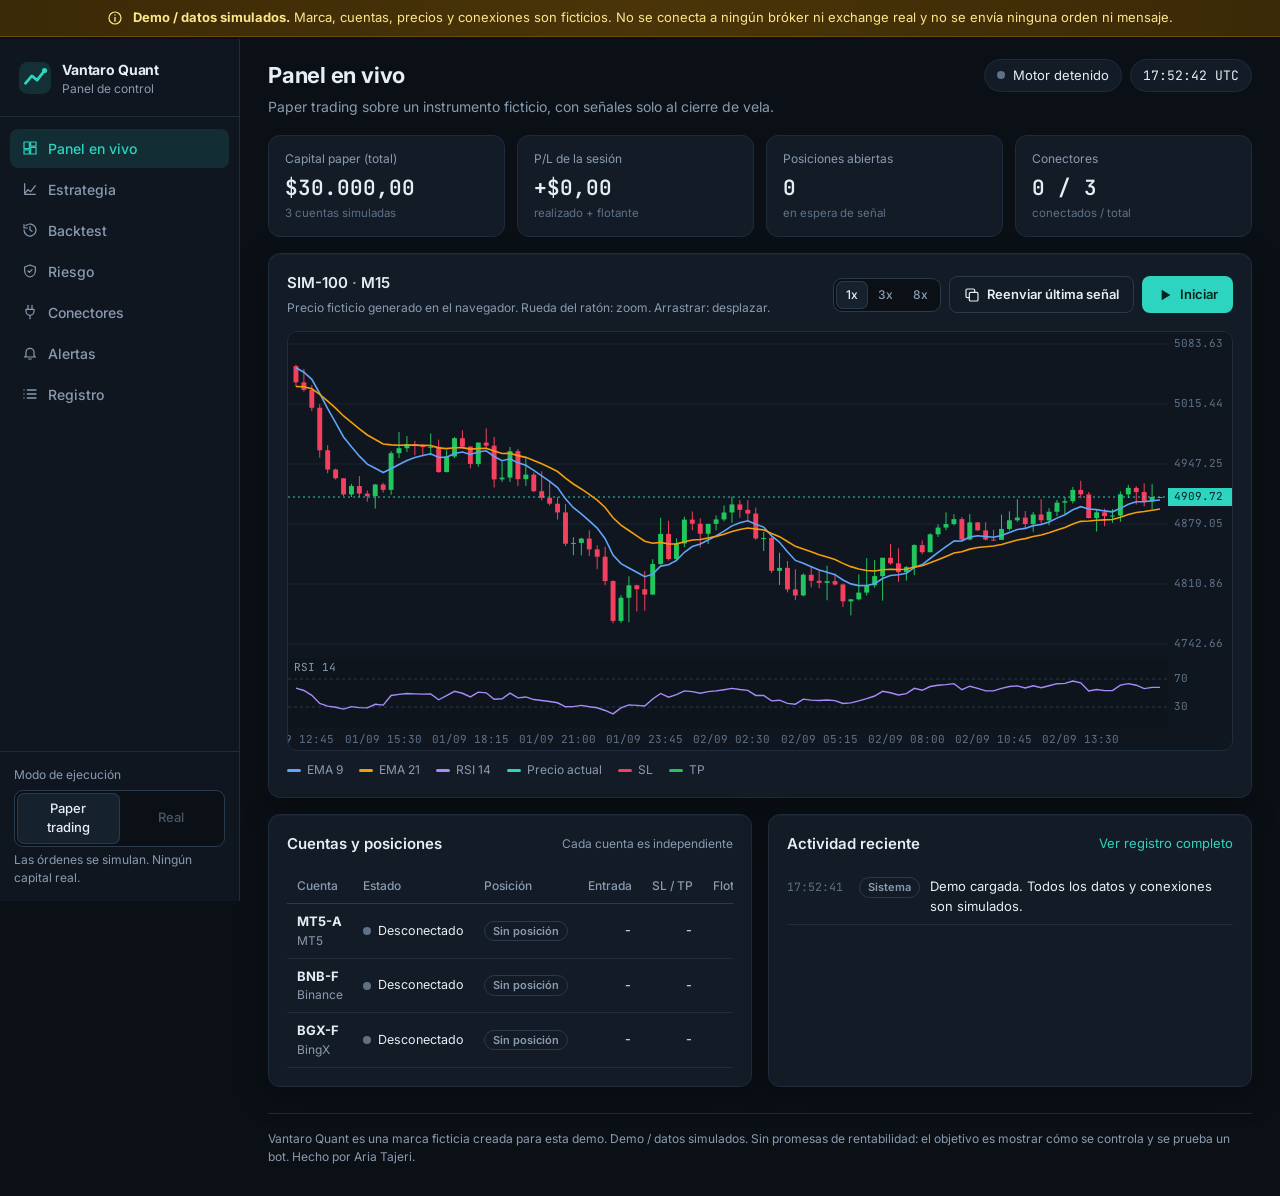
<file: trading-bot-panel/index.html>
<!DOCTYPE html>
<html lang="es">
<head>
<meta charset="utf-8">
<meta name="viewport" content="width=device-width, initial-scale=1">
<title>Vantaro Quant | Panel de control de bot de trading (Demo / datos simulados)</title>
<meta name="description" content="Demo interactiva: panel de control de un bot de trading multiplataforma (MT5, Binance, BingX) con backtest, gestión de riesgo, paper trading y alertas. Todos los datos son simulados.">
<link rel="icon" href="favicon.svg" type="image/svg+xml">
<link rel="preconnect" href="https://fonts.googleapis.com">
<link rel="preconnect" href="https://fonts.gstatic.com" crossorigin>
<link href="https://fonts.googleapis.com/css2?family=Inter:wght@400;500;600;700&family=JetBrains+Mono:wght@400;500&display=swap" rel="stylesheet">
<link rel="stylesheet" href="style.css">
</head>
<body>
<svg width="0" height="0" style="position:absolute" aria-hidden="true">
  <defs>
    <symbol id="i-logo" viewBox="0 0 32 32"><rect x="1" y="1" width="30" height="30" rx="8" fill="currentColor" opacity=".14"/><path d="M7 21l6-7 5 4 7-9" fill="none" stroke="currentColor" stroke-width="2.6" stroke-linecap="round" stroke-linejoin="round"/><circle cx="25" cy="9" r="2.4" fill="currentColor"/></symbol>
    <symbol id="i-dash" viewBox="0 0 24 24"><path d="M3 13h8V3H3zM13 21h8V11h-8zM3 21h8v-6H3zM13 3v6h8V3z" fill="none" stroke="currentColor" stroke-width="1.8" stroke-linejoin="round"/></symbol>
    <symbol id="i-strategy" viewBox="0 0 24 24"><path d="M4 19l5-6 4 3 7-9M4 4v16h16" fill="none" stroke="currentColor" stroke-width="1.8" stroke-linecap="round" stroke-linejoin="round"/></symbol>
    <symbol id="i-backtest" viewBox="0 0 24 24"><path d="M3 12a9 9 0 1 0 3-6.7M3 4v5h5M12 7v5l3 2" fill="none" stroke="currentColor" stroke-width="1.8" stroke-linecap="round" stroke-linejoin="round"/></symbol>
    <symbol id="i-shield" viewBox="0 0 24 24"><path d="M12 3l8 3v6c0 4.5-3.4 8.3-8 9-4.6-.7-8-4.5-8-9V6z M9 12l2 2 4-4" fill="none" stroke="currentColor" stroke-width="1.8" stroke-linecap="round" stroke-linejoin="round"/></symbol>
    <symbol id="i-plug" viewBox="0 0 24 24"><path d="M9 2v6M15 2v6M6 8h12v3a6 6 0 0 1-12 0zM12 17v5" fill="none" stroke="currentColor" stroke-width="1.8" stroke-linecap="round" stroke-linejoin="round"/></symbol>
    <symbol id="i-bell" viewBox="0 0 24 24"><path d="M6 16V11a6 6 0 1 1 12 0v5l2 2H4zM10 21h4" fill="none" stroke="currentColor" stroke-width="1.8" stroke-linecap="round" stroke-linejoin="round"/></symbol>
    <symbol id="i-list" viewBox="0 0 24 24"><path d="M8 6h13M8 12h13M8 18h13M3 6h.01M3 12h.01M3 18h.01" fill="none" stroke="currentColor" stroke-width="2" stroke-linecap="round"/></symbol>
    <symbol id="i-play" viewBox="0 0 24 24"><path d="M7 4l13 8-13 8z" fill="currentColor"/></symbol>
    <symbol id="i-pause" viewBox="0 0 24 24"><path d="M6 4h4v16H6zM14 4h4v16h-4z" fill="currentColor"/></symbol>
    <symbol id="i-refresh" viewBox="0 0 24 24"><path d="M20 11a8 8 0 0 0-14.8-4M4 4v4h4M4 13a8 8 0 0 0 14.8 4M20 20v-4h-4" fill="none" stroke="currentColor" stroke-width="1.8" stroke-linecap="round" stroke-linejoin="round"/></symbol>
    <symbol id="i-download" viewBox="0 0 24 24"><path d="M12 3v12M7 10l5 5 5-5M4 21h16" fill="none" stroke="currentColor" stroke-width="1.8" stroke-linecap="round" stroke-linejoin="round"/></symbol>
    <symbol id="i-alert" viewBox="0 0 24 24"><path d="M12 3l10 18H2zM12 10v5M12 18h.01" fill="none" stroke="currentColor" stroke-width="1.8" stroke-linecap="round" stroke-linejoin="round"/></symbol>
    <symbol id="i-info" viewBox="0 0 24 24"><circle cx="12" cy="12" r="9" fill="none" stroke="currentColor" stroke-width="1.8"/><path d="M12 11v6M12 7.5h.01" stroke="currentColor" stroke-width="2" stroke-linecap="round"/></symbol>
    <symbol id="i-send" viewBox="0 0 24 24"><path d="M22 2L11 13M22 2l-7 20-4-9-9-4z" fill="none" stroke="currentColor" stroke-width="1.8" stroke-linejoin="round"/></symbol>
    <symbol id="i-bolt" viewBox="0 0 24 24"><path d="M13 2L4 14h7l-1 8 9-12h-7z" fill="none" stroke="currentColor" stroke-width="1.8" stroke-linejoin="round"/></symbol>
    <symbol id="i-copy" viewBox="0 0 24 24"><rect x="8" y="8" width="13" height="13" rx="2" fill="none" stroke="currentColor" stroke-width="1.8"/><path d="M16 8V5a2 2 0 0 0-2-2H5a2 2 0 0 0-2 2v9a2 2 0 0 0 2 2h3" fill="none" stroke="currentColor" stroke-width="1.8"/></symbol>
    <symbol id="i-mt5" viewBox="0 0 24 24"><rect x="3" y="4" width="18" height="13" rx="2" fill="none" stroke="currentColor" stroke-width="1.8"/><path d="M8 21h8M12 17v4M7 13l3-3 2 2 5-5" fill="none" stroke="currentColor" stroke-width="1.8" stroke-linecap="round" stroke-linejoin="round"/></symbol>
    <symbol id="i-exchange" viewBox="0 0 24 24"><path d="M4 8h14l-4-4M20 16H6l4 4" fill="none" stroke="currentColor" stroke-width="1.8" stroke-linecap="round" stroke-linejoin="round"/></symbol>
    <symbol id="i-layers" viewBox="0 0 24 24"><path d="M12 3l9 5-9 5-9-5zM3 13l9 5 9-5" fill="none" stroke="currentColor" stroke-width="1.8" stroke-linejoin="round"/></symbol>
  </defs>
</svg>

<div class="demo-banner" role="note">
  <svg class="ic"><use href="#i-info"/></svg>
  <span><strong>Demo / datos simulados.</strong> Marca, cuentas, precios y conexiones son ficticios. No se conecta a ningún bróker ni exchange real y no se envía ninguna orden ni mensaje.</span>
</div>

<div class="app">
  <aside class="sidebar">
    <div class="brand">
      <svg class="brand-logo"><use href="#i-logo"/></svg>
      <div><div class="brand-name">Vantaro Quant</div><div class="brand-sub">Panel de control</div></div>
    </div>
    <nav class="nav" id="nav">
      <button data-tab="panel" class="active"><svg class="ic"><use href="#i-dash"/></svg><span>Panel en vivo</span></button>
      <button data-tab="estrategia"><svg class="ic"><use href="#i-strategy"/></svg><span>Estrategia</span></button>
      <button data-tab="backtest"><svg class="ic"><use href="#i-backtest"/></svg><span>Backtest</span></button>
      <button data-tab="riesgo"><svg class="ic"><use href="#i-shield"/></svg><span>Riesgo</span></button>
      <button data-tab="conectores"><svg class="ic"><use href="#i-plug"/></svg><span>Conectores</span></button>
      <button data-tab="alertas"><svg class="ic"><use href="#i-bell"/></svg><span>Alertas</span><em class="badge" id="alertBadge">0</em></button>
      <button data-tab="registro"><svg class="ic"><use href="#i-list"/></svg><span>Registro</span></button>
    </nav>
    <div class="side-foot">
      <div class="mode-box">
        <div class="mode-label">Modo de ejecución</div>
        <div class="seg" id="modeSeg">
          <button class="on" data-mode="paper">Paper trading</button>
          <button data-mode="live" title="Deshabilitado en la demo">Real</button>
        </div>
        <p class="tiny muted" id="modeHint">Las órdenes se simulan. Ningún capital real.</p>
      </div>
    </div>
  </aside>

  <main class="main">
    <header class="topbar">
      <div>
        <h1 id="pageTitle">Panel en vivo</h1>
        <p class="muted" id="pageSub">Paper trading sobre un instrumento ficticio, con señales solo al cierre de vela.</p>
      </div>
      <div class="top-actions">
        <div class="pill"><span class="dot" id="engineDot"></span><span id="engineState">Motor detenido</span></div>
        <div class="pill mono" id="clock">--:--:--</div>
      </div>
    </header>

    <!-- PANEL -->
    <section class="tab active" id="tab-panel">
      <div class="kpis">
        <div class="kpi"><div class="kpi-l">Capital paper (total)</div><div class="kpi-v mono" id="kEquity">-</div><div class="kpi-s" id="kEquityS">3 cuentas simuladas</div></div>
        <div class="kpi"><div class="kpi-l">P/L de la sesión</div><div class="kpi-v mono" id="kPnl">-</div><div class="kpi-s">realizado + flotante</div></div>
        <div class="kpi"><div class="kpi-l">Posiciones abiertas</div><div class="kpi-v mono" id="kPos">0</div><div class="kpi-s" id="kPosS">-</div></div>
        <div class="kpi"><div class="kpi-l">Conectores</div><div class="kpi-v mono" id="kConn">-</div><div class="kpi-s">conectados / total</div></div>
      </div>

      <div class="card">
        <div class="card-h">
          <div><h3><span id="liveSym">SIM-100</span> <span class="muted">·</span> <span id="liveTf">M15</span></h3><p class="muted tiny">Precio ficticio generado en el navegador. Rueda del ratón: zoom. Arrastrar: desplazar.</p></div>
          <div class="row gap">
            <div class="seg small" id="speedSeg"><button data-speed="1" class="on">1x</button><button data-speed="3">3x</button><button data-speed="8">8x</button></div>
            <button class="btn ghost" id="btnResend" title="Prueba de idempotencia: reenvía la última señal"><svg class="ic"><use href="#i-copy"/></svg>Reenviar última señal</button>
            <button class="btn primary" id="btnRun"><svg class="ic"><use href="#i-play"/></svg><span>Iniciar</span></button>
          </div>
        </div>
        <div class="chart-wrap tall"><canvas id="liveChart"></canvas><div class="tip" id="liveTip"></div></div>
        <div class="legend" id="liveLegend"></div>
      </div>

      <div class="grid2">
        <div class="card">
          <div class="card-h"><h3>Cuentas y posiciones</h3><span class="muted tiny">Cada cuenta es independiente</span></div>
          <div class="table-wrap"><table class="tbl" id="accTable"><thead><tr><th>Cuenta</th><th>Estado</th><th>Posición</th><th class="r">Entrada</th><th class="r">SL / TP</th><th class="r">Flotante</th><th class="r">Capital</th></tr></thead><tbody></tbody></table></div>
        </div>
        <div class="card">
          <div class="card-h"><h3>Actividad reciente</h3><button class="link" data-goto="registro">Ver registro completo</button></div>
          <ul class="feed" id="miniFeed"></ul>
        </div>
      </div>
    </section>

    <!-- ESTRATEGIA -->
    <section class="tab" id="tab-estrategia">
      <div class="grid2">
        <div class="card">
          <div class="card-h"><h3>Lógica de señales</h3></div>
          <div class="form">
            <label>Estrategia
              <select id="stType">
                <option value="ema">Cruce de EMAs</option>
                <option value="rsi">RSI (sobrecompra / sobreventa)</option>
                <option value="emarsi">Cruce de EMAs con filtro RSI</option>
              </select>
            </label>
            <div class="f2">
              <label>EMA rápida <input type="number" id="stFast" min="2" max="100" value="9"></label>
              <label>EMA lenta <input type="number" id="stSlow" min="3" max="300" value="21"></label>
            </div>
            <div class="f3">
              <label>Periodo RSI <input type="number" id="stRsi" min="2" max="50" value="14"></label>
              <label>Sobreventa <input type="number" id="stLow" min="5" max="50" value="30"></label>
              <label>Sobrecompra <input type="number" id="stHigh" min="50" max="95" value="70"></label>
            </div>
            <label>Dirección
              <select id="stDir"><option value="both">Largos y cortos</option><option value="long">Solo largos</option><option value="short">Solo cortos</option></select>
            </label>
            <div class="f2">
              <label>Instrumento (ficticio)
                <select id="stSym"><option value="SIM-100">SIM-100 (índice)</option><option value="XSIM/USD">XSIM/USD (divisa)</option><option value="SIMCOIN-PERP">SIMCOIN-PERP (cripto)</option></select>
              </label>
              <label>Temporalidad
                <select id="stTf"><option value="5">M5</option><option value="15" selected>M15</option><option value="60">H1</option><option value="240">H4</option></select>
              </label>
            </div>
            <label class="check"><input type="checkbox" id="stClose" checked disabled> Confirmar señal solo al cierre de la vela (sin repintado)</label>
            <label class="check"><input type="checkbox" id="stDedup" checked> ID único por vela y cuenta (evita órdenes duplicadas)</label>
          </div>
          <div class="row gap mt">
            <button class="btn primary" id="btnApplyStrat"><svg class="ic"><use href="#i-refresh"/></svg>Aplicar y recalcular backtest</button>
            <span class="muted tiny" id="stratSaved"></span>
          </div>
        </div>
        <div class="card">
          <div class="card-h"><h3>Vista previa de la señal</h3><span class="muted tiny">Pseudocódigo generado a partir de la configuración</span></div>
          <pre class="code" id="stratCode"></pre>
          <div class="card-h mt"><h3>Últimas señales sobre los datos de prueba</h3></div>
          <ul class="feed compact" id="sigPreview"></ul>
        </div>
      </div>
    </section>

    <!-- BACKTEST -->
    <section class="tab" id="tab-backtest">
      <div class="card">
        <div class="card-h">
          <div><h3>Backtest sobre datos ficticios</h3><p class="muted tiny">Serie de precios generada con semilla. Misma semilla, mismo resultado.</p></div>
          <div class="row gap">
            <label class="inline">Semilla <input type="number" id="btSeed" value="2187" class="w90"></label>
            <label class="inline">Velas <select id="btBars"><option>300</option><option selected>600</option><option>1200</option></select></label>
            <button class="btn ghost" id="btnNewData"><svg class="ic"><use href="#i-refresh"/></svg>Nuevos datos</button>
            <button class="btn primary" id="btnRunBt"><svg class="ic"><use href="#i-play"/></svg>Ejecutar backtest</button>
          </div>
        </div>
        <div class="kpis inner" id="btKpis"></div>
        <div class="chart-wrap tall"><canvas id="btChart"></canvas><div class="tip" id="btTip"></div></div>
        <div class="legend" id="btLegend"></div>
        <h4 class="sub">Curva de capital y drawdown</h4>
        <div class="chart-wrap short"><canvas id="eqChart"></canvas></div>
        <p class="disclaimer"><svg class="ic"><use href="#i-info"/></svg>Resultados calculados sobre datos inventados con comisiones y slippage simulados. Sirven para probar la lógica del bot, no indican rentabilidad futura.</p>
      </div>
      <div class="card">
        <div class="card-h"><h3>Operaciones del backtest</h3><button class="btn ghost" id="btnCsvBt"><svg class="ic"><use href="#i-download"/></svg>Exportar CSV</button></div>
        <div class="table-wrap max"><table class="tbl" id="btTable"><thead><tr><th>#</th><th>Lado</th><th>Entrada</th><th class="r">Precio</th><th>Salida</th><th class="r">Precio</th><th>Motivo</th><th class="r">Tamaño</th><th class="r">P/L</th><th class="r">R</th></tr></thead><tbody></tbody></table></div>
      </div>
    </section>

    <!-- RIESGO -->
    <section class="tab" id="tab-riesgo">
      <div class="grid2">
        <div class="card">
          <div class="card-h"><h3>Gestión de riesgo</h3><span class="muted tiny">Se aplica al backtest y al paper trading</span></div>
          <div class="form">
            <div class="range"><label for="rkRisk">Riesgo por operación</label><input type="range" id="rkRisk" min="0.25" max="3" step="0.25" value="1"><output id="oRisk" class="mono"></output></div>
            <div class="range"><label for="rkSl">Stop loss</label><input type="range" id="rkSl" min="0.3" max="5" step="0.1" value="1.5"><output id="oSl" class="mono"></output></div>
            <div class="range"><label for="rkTp">Take profit</label><input type="range" id="rkTp" min="0.5" max="10" step="0.1" value="3"><output id="oTp" class="mono"></output></div>
            <div class="range"><label for="rkDd">Drawdown máximo (detiene el bot)</label><input type="range" id="rkDd" min="3" max="40" step="1" value="12"><output id="oDd" class="mono"></output></div>
            <div class="range"><label for="rkLev">Exposición máxima</label><input type="range" id="rkLev" min="1" max="10" step="1" value="3"><output id="oLev" class="mono"></output></div>
            <label class="check"><input type="checkbox" id="rkTrail"> Trailing stop</label>
            <div class="range" id="trailRow"><label for="rkTrailPct">Distancia del trailing</label><input type="range" id="rkTrailPct" min="0.3" max="4" step="0.1" value="1.2"><output id="oTrail" class="mono"></output></div>
            <div class="f2">
              <label>Horario de operación desde (UTC) <input type="number" id="rkH1" min="0" max="23" value="0"></label>
              <label>hasta (UTC) <input type="number" id="rkH2" min="1" max="24" value="24"></label>
            </div>
            <label class="check"><input type="checkbox" id="rkWeekend"> Operar fines de semana</label>
          </div>
          <div class="row gap mt"><button class="btn primary" id="btnApplyRisk"><svg class="ic"><use href="#i-refresh"/></svg>Aplicar y recalcular backtest</button></div>
        </div>
        <div class="card">
          <div class="card-h"><h3>Calculadora de posición</h3><span class="muted tiny">Tamaño por % de riesgo</span></div>
          <div class="form">
            <div class="f2">
              <label>Capital de la cuenta <input type="number" id="calcEq" value="10000"></label>
              <label>Precio de entrada <input type="number" id="calcPx" value="100" step="0.01"></label>
            </div>
          </div>
          <div class="calc" id="calcOut"></div>
          <div class="card-h mt"><h3>Reglas activas</h3></div>
          <ul class="rules" id="rulesList"></ul>
        </div>
      </div>
    </section>

    <!-- CONECTORES -->
    <section class="tab" id="tab-conectores">
      <p class="note"><svg class="ic"><use href="#i-info"/></svg>Conectores simulados. En un proyecto real, MT5 se ejecuta en un VPS Windows con el paquete oficial de Python y Binance / BingX vía API. Aquí puede probar caídas y reconexiones: una cuenta con error no afecta a las demás.</p>
      <div class="conn-grid" id="connGrid"></div>
      <div class="card">
        <div class="card-h"><h3>Mapeo de símbolos y ejecución</h3></div>
        <div class="table-wrap"><table class="tbl" id="mapTable"><thead><tr><th>Cuenta</th><th>Plataforma</th><th>Símbolo interno</th><th>Símbolo en plataforma</th><th>Tipo de orden</th><th>Llenado</th><th class="r">Latencia sim.</th></tr></thead><tbody></tbody></table></div>
      </div>
    </section>

    <!-- ALERTAS -->
    <section class="tab" id="tab-alertas">
      <div class="grid2">
        <div class="card">
          <div class="card-h"><h3>Configuración de alertas</h3><span class="muted tiny">Solo vista previa: no se envía nada</span></div>
          <div class="form">
            <label>Canal
              <select id="alChannel"><option value="telegram">Mensajería (estilo Telegram)</option><option value="email">Correo electrónico</option><option value="webhook">Webhook JSON</option></select>
            </label>
            <label class="check"><input type="checkbox" class="alEv" value="entry" checked> Apertura de posición</label>
            <label class="check"><input type="checkbox" class="alEv" value="exit" checked> Cierre (SL, TP, señal contraria)</label>
            <label class="check"><input type="checkbox" class="alEv" value="error" checked> Error o caída de conector</label>
            <label class="check"><input type="checkbox" class="alEv" value="dd" checked> Límite de drawdown alcanzado</label>
            <label class="check"><input type="checkbox" class="alEv" value="signal"> Cada señal detectada</label>
          </div>
          <div class="row gap mt"><button class="btn ghost" id="btnTestAlert"><svg class="ic"><use href="#i-send"/></svg>Generar alerta de prueba</button><button class="btn ghost" id="btnClearAlerts">Limpiar</button></div>
        </div>
        <div class="card">
          <div class="card-h"><h3>Vista previa</h3><span class="muted tiny" id="alCount"></span></div>
          <div class="alert-preview" id="alertList"><p class="muted empty">Inicie el motor en el Panel en vivo o genere una alerta de prueba.</p></div>
        </div>
      </div>
    </section>

    <!-- REGISTRO -->
    <section class="tab" id="tab-registro">
      <div class="card">
        <div class="card-h">
          <h3>Registro de eventos</h3>
          <div class="row gap">
            <div class="seg small" id="logFilter"><button data-f="all" class="on">Todo</button><button data-f="order">Órdenes</button><button data-f="signal">Señales</button><button data-f="system">Sistema</button><button data-f="error">Errores</button></div>
            <button class="btn ghost" id="btnCsvLog"><svg class="ic"><use href="#i-download"/></svg>CSV</button>
          </div>
        </div>
        <div class="table-wrap max"><table class="tbl mono-sm" id="logTable"><thead><tr><th>Hora</th><th>Tipo</th><th>Cuenta</th><th>Mensaje</th><th>ID</th></tr></thead><tbody></tbody></table></div>
      </div>
    </section>

    <footer class="foot muted tiny">Vantaro Quant es una marca ficticia creada para esta demo. Demo / datos simulados. Sin promesas de rentabilidad: el objetivo es mostrar cómo se controla y se prueba un bot. Hecho por Aria Tajeri.</footer>
  </main>
</div>
<div class="toast" id="toast"></div>
<script src="app.js"></script>
</body>
</html>
</file>
<file: praxis-website/style.css>
:root{--bg:#f6f3ec;--ink:#22302b;--mute:#5f6b66;--acc:#2f5d50;--acc2:#e7dfcf;--card:#fff}
body.alt{--bg:#f3f5f8;--ink:#1f2a37;--mute:#5d6b7a;--acc:#4a5f8a;--acc2:#dfe5ef}
*{box-sizing:border-box}body{margin:0;background:var(--bg);color:var(--ink);font:17px/1.65 Georgia,"Iowan Old Style",serif;transition:background .3s}
h1,h2,h3,nav,.btn,.demo-bar,label,small,.eyebrow,summary,footer{font-family:system-ui,-apple-system,"Segoe UI",Roboto,sans-serif}
.wrap{max-width:1040px;margin:0 auto;padding:0 22px}section{padding:64px 0}section.wrap{padding:64px 22px}
.demo-bar{background:var(--ink);color:#fff;font-size:13px;padding:8px 16px;display:flex;gap:12px;justify-content:center;align-items:center;flex-wrap:wrap}
.demo-bar button{background:transparent;border:1px solid #fff6;color:#fff;border-radius:6px;padding:3px 10px;cursor:pointer;font-size:12px}
.top{display:flex;align-items:center;justify-content:space-between;padding:14px 22px;max-width:1040px;margin:0 auto;position:relative}
.brand{display:flex;gap:10px;align-items:center;color:var(--acc);text-decoration:none}.logo{width:44px;height:44px}.brand b{display:block;color:var(--ink);font-size:18px}.brand small{color:var(--mute);font-size:12px}
nav{display:flex;gap:22px;align-items:center}nav a{color:var(--ink);text-decoration:none;font-size:15px}nav a:hover{color:var(--acc)}
.burger{display:none;background:none;border:0;color:var(--ink);width:40px;height:40px}.burger svg{width:26px}
.btn{display:inline-block;background:var(--acc);color:#fff!important;padding:12px 22px;border-radius:999px;text-decoration:none;border:0;font-size:15px;cursor:pointer}.btn.sm{padding:8px 16px}.btn.ghost{background:transparent;color:var(--acc)!important;border:1.5px solid var(--acc)}
.hero{padding:72px 0 80px;background:radial-gradient(1200px 400px at 80% 0,var(--acc2),transparent)}.eyebrow{color:var(--acc);font-size:14px;letter-spacing:.04em;text-transform:uppercase}
h1{font-size:clamp(30px,5vw,50px);line-height:1.15;margin:8px 0 18px;max-width:760px;font-weight:600}.lead{font-size:19px;color:var(--mute);max-width:640px}
.row{display:flex;gap:12px;flex-wrap:wrap;margin:26px 0 16px}.note{display:flex;gap:8px;align-items:center;color:var(--mute);font-size:14px}.note svg{width:18px}
h2{font-size:30px;margin:0 0 26px;font-weight:600}.grid{display:grid;grid-template-columns:repeat(auto-fit,minmax(220px,1fr));gap:18px}
article{background:var(--card);border-radius:16px;padding:22px;box-shadow:0 1px 2px #0001}article svg{width:30px;color:var(--acc)}article h3{margin:10px 0 6px;font-size:18px}article p{margin:0;color:var(--mute);font-size:15px}
.band{background:var(--acc2)}.steps{list-style:none;padding:0;margin:0;display:grid;grid-template-columns:repeat(auto-fit,minmax(200px,1fr));gap:18px;counter-reset:s}
.steps li{counter-increment:s;background:var(--card);border-radius:16px;padding:20px}.steps li:before{content:counter(s);display:grid;place-items:center;width:32px;height:32px;border-radius:50%;background:var(--acc);color:#fff;font:600 15px system-ui;margin-bottom:10px}.steps b{display:block;font-family:system-ui}.steps span{color:var(--mute);font-size:15px}
details{background:var(--card);border-radius:12px;padding:14px 18px;margin-bottom:10px}summary{cursor:pointer;font-weight:600}details p{color:var(--mute);margin:8px 0 0}
.two{display:grid;grid-template-columns:280px 1fr;gap:40px;align-items:center}.portrait{aspect-ratio:4/5;border-radius:20px;background:var(--card);display:grid;place-items:center;color:var(--mute);text-align:center;font:14px system-ui}.portrait svg{width:90px;display:block;margin:0 auto 8px}
.facts{padding-left:18px;color:var(--mute)}
form{display:grid;grid-template-columns:1fr 1fr 1fr;gap:16px;background:var(--card);padding:26px;border-radius:18px}label{display:flex;flex-direction:column;font-size:14px;gap:6px;color:var(--mute)}label.full{grid-column:1/-1}label.chk{flex-direction:row;align-items:center}
input,select,textarea{font:16px system-ui;padding:10px 12px;border:1px solid #cfd6d2;border-radius:10px;background:#fff;color:var(--ink)}form .btn{justify-self:start}#out{grid-column:1/-1;margin:0;font:14px system-ui}#out.ok{color:var(--acc)}#out.err{color:#a33}
footer{background:var(--ink);color:#d9e0dc;font-size:14px;padding:22px 0}footer .wrap{display:flex;justify-content:space-between;flex-wrap:wrap;gap:10px}footer a{color:#fff}
@media(max-width:780px){.burger{display:block}nav{display:none;position:absolute;top:70px;left:12px;right:12px;flex-direction:column;background:var(--card);padding:18px;border-radius:14px;box-shadow:0 8px 30px #0002;z-index:5}nav.open{display:flex}.two,form{grid-template-columns:1fr}}
</file>
<file: trading-bot-panel/style.css>
:root{
  --bg:#0b1016;--bg2:#0f1620;--card:#121b26;--card2:#16212e;--line:#1f2c3b;--line2:#2a3a4d;
  --txt:#e6edf5;--mut:#8a9bb0;--mut2:#5f7187;
  --acc:#2dd4bf;--acc2:#14b8a6;--accbg:rgba(45,212,191,.12);
  --up:#22c55e;--dn:#f43f5e;--warn:#f59e0b;--blue:#60a5fa;--violet:#a78bfa;
  --r:12px;--sh:0 1px 0 rgba(255,255,255,.03) inset,0 10px 30px rgba(0,0,0,.25);
}
*{box-sizing:border-box}
html,body{margin:0;background:var(--bg);color:var(--txt);font:14px/1.5 Inter,system-ui,-apple-system,Segoe UI,Roboto,sans-serif;-webkit-font-smoothing:antialiased}
.mono,.mono-sm td,code,pre,output{font-family:"JetBrains Mono",ui-monospace,Menlo,Consolas,monospace}
.ic{width:16px;height:16px;flex:none;display:inline-block;vertical-align:middle}
.muted{color:var(--mut)}.tiny{font-size:12px}.mt{margin-top:16px}
.row{display:flex;align-items:center;flex-wrap:wrap}.gap{gap:8px}
h1{font-size:22px;margin:0;font-weight:700;letter-spacing:-.01em}
h3{font-size:15px;margin:0;font-weight:600}
h4.sub{font-size:13px;margin:18px 0 8px;color:var(--mut);font-weight:600;text-transform:uppercase;letter-spacing:.06em}
p{margin:4px 0 0}
.demo-banner{display:flex;gap:10px;align-items:center;justify-content:center;padding:8px 16px;background:linear-gradient(90deg,#3b2a07,#4a3408,#3b2a07);color:#fde68a;font-size:13px;border-bottom:1px solid #6b4d0f;position:sticky;top:0;z-index:20}
.app{display:grid;grid-template-columns:240px 1fr;min-height:calc(100vh - 38px)}
.sidebar{background:var(--bg2);border-right:1px solid var(--line);display:flex;flex-direction:column;position:sticky;top:38px;height:calc(100vh - 38px)}
.brand{display:flex;gap:10px;align-items:center;padding:20px 18px 18px;border-bottom:1px solid var(--line)}
.brand-logo{width:34px;height:34px;color:var(--acc)}
.brand-name{font-weight:700;letter-spacing:-.01em}.brand-sub{font-size:12px;color:var(--mut)}
.nav{display:flex;flex-direction:column;padding:12px 10px;gap:2px}
.nav button{all:unset;cursor:pointer;display:flex;align-items:center;gap:10px;padding:9px 12px;border-radius:8px;color:var(--mut);font-weight:500}
.nav button:hover{background:var(--card);color:var(--txt)}
.nav button.active{background:var(--accbg);color:var(--acc)}
#modeSeg button[data-mode=live]{opacity:.5}
.nav .badge{margin-left:auto;font-style:normal;font-size:11px;background:var(--dn);color:#fff;border-radius:10px;padding:0 7px;line-height:18px;display:none}
.side-foot{margin-top:auto;padding:14px;border-top:1px solid var(--line)}
.mode-label{font-size:12px;color:var(--mut);margin-bottom:6px}
.seg{display:inline-flex;background:var(--bg);border:1px solid var(--line2);border-radius:9px;padding:3px;gap:2px}
.seg button{all:unset;cursor:pointer;padding:5px 11px;border-radius:6px;color:var(--mut);font-size:13px;font-weight:500}
.seg button.on{background:var(--card2);color:var(--txt);box-shadow:0 0 0 1px var(--line2)}
.seg.small button{padding:4px 9px;font-size:12px}
.mode-box .seg{display:flex}.mode-box .seg button{flex:1;text-align:center}
.main{padding:22px 28px 30px;min-width:0}
.topbar{display:flex;justify-content:space-between;align-items:flex-start;gap:16px;margin-bottom:18px;flex-wrap:wrap}
.top-actions{display:flex;gap:8px}
.pill{display:flex;align-items:center;gap:8px;background:var(--card);border:1px solid var(--line);border-radius:999px;padding:6px 12px;font-size:13px}
.dot{width:8px;height:8px;border-radius:50%;background:var(--mut2)}
.dot.on{background:var(--up);box-shadow:0 0 0 4px rgba(34,197,94,.15)}
.dot.warn{background:var(--warn);box-shadow:0 0 0 4px rgba(245,158,11,.15)}
.dot.err{background:var(--dn);box-shadow:0 0 0 4px rgba(244,63,94,.15)}
.tab{display:none;animation:fade .25s ease}.tab.active{display:block}
@keyframes fade{from{opacity:0;transform:translateY(4px)}to{opacity:1;transform:none}}
.card{background:var(--card);border:1px solid var(--line);border-radius:var(--r);padding:18px;box-shadow:var(--sh);margin-bottom:16px;min-width:0}
.card-h{display:flex;justify-content:space-between;align-items:center;gap:12px;margin-bottom:14px;flex-wrap:wrap}
.grid2{display:grid;grid-template-columns:minmax(0,1fr) minmax(0,1fr);gap:16px}.grid2>.card{margin-bottom:16px}
.kpis{display:grid;grid-template-columns:repeat(4,1fr);gap:12px;margin-bottom:16px}
.kpis.inner{grid-template-columns:repeat(6,1fr)}
.kpi{background:var(--card);border:1px solid var(--line);border-radius:var(--r);padding:14px 16px}
.kpis.inner .kpi{background:var(--bg2)}
.kpi-l{font-size:12px;color:var(--mut)}.kpi-v{font-size:21px;font-weight:600;margin-top:4px}.kpi-s{font-size:11.5px;color:var(--mut2);margin-top:2px}
.pos{color:var(--up)}.neg{color:var(--dn)}
.btn{all:unset;cursor:pointer;display:inline-flex;align-items:center;gap:7px;padding:8px 14px;border-radius:8px;font-weight:600;font-size:13px;border:1px solid transparent;transition:.15s}
.btn.primary{background:var(--acc);color:#04221f}.btn.primary:hover{background:#5eead4}
.btn.ghost{border-color:var(--line2);color:var(--txt)}.btn.ghost:hover{background:var(--card2)}
.btn.danger{border-color:rgba(244,63,94,.4);color:#fda4af}.btn.danger:hover{background:rgba(244,63,94,.1)}
.btn:disabled,.btn[disabled]{opacity:.45;cursor:not-allowed}
.link{all:unset;cursor:pointer;color:var(--acc);font-size:13px}
.chart-wrap{position:relative;width:100%;border-radius:10px;background:var(--bg2);border:1px solid var(--line);overflow:hidden;cursor:crosshair;touch-action:none}
.chart-wrap.tall{height:420px}.chart-wrap.short{height:200px;cursor:default}
.chart-wrap canvas{display:block;width:100%;height:100%}
.tip{position:absolute;pointer-events:none;background:rgba(11,16,22,.94);border:1px solid var(--line2);border-radius:8px;padding:8px 10px;font:12px/1.5 "JetBrains Mono",monospace;display:none;white-space:nowrap;z-index:2}
.legend{display:flex;gap:16px;flex-wrap:wrap;margin-top:10px;font-size:12px;color:var(--mut)}
.legend i{display:inline-block;width:14px;height:3px;border-radius:2px;margin-right:6px;vertical-align:middle}
.table-wrap{overflow:auto}.table-wrap.max{max-height:420px}
.tbl{width:100%;border-collapse:collapse;font-size:13px}
.tbl th{position:sticky;top:0;background:var(--card);text-align:left;font-weight:500;color:var(--mut);font-size:12px;padding:8px 10px;border-bottom:1px solid var(--line2);white-space:nowrap}
.tbl td{padding:8px 10px;border-bottom:1px solid var(--line);white-space:nowrap}
.tbl .r{text-align:right}.tbl tr:hover td{background:rgba(255,255,255,.015)}
.mono-sm td{font-size:12px}
.tag{display:inline-block;font-size:11px;font-weight:600;padding:1px 8px;border-radius:999px;border:1px solid}
.tag.long{color:var(--up);border-color:rgba(34,197,94,.35);background:rgba(34,197,94,.08)}
.tag.short{color:var(--dn);border-color:rgba(244,63,94,.35);background:rgba(244,63,94,.08)}
.tag.flat{color:var(--mut);border-color:var(--line2)}
.tag.order{color:var(--blue);border-color:rgba(96,165,250,.35)}.tag.signal{color:var(--violet);border-color:rgba(167,139,250,.35)}
.tag.system{color:var(--mut);border-color:var(--line2)}.tag.error{color:var(--dn);border-color:rgba(244,63,94,.35)}
.tag.warn{color:var(--warn);border-color:rgba(245,158,11,.35)}
.status{display:inline-flex;align-items:center;gap:7px;font-size:12.5px}
.feed{list-style:none;margin:0;padding:0;max-height:300px;overflow:auto}
.feed li{display:flex;gap:10px;padding:8px 0;border-bottom:1px solid var(--line);font-size:13px;align-items:baseline}
.feed li .t{font:11.5px "JetBrains Mono",monospace;color:var(--mut2);flex:none;width:62px}
.feed.compact li{padding:6px 0}
.feed .empty,.empty{color:var(--mut);padding:14px 0}
.form{display:flex;flex-direction:column;gap:12px}
.form label{display:flex;flex-direction:column;gap:5px;font-size:12.5px;color:var(--mut)}
.form .f2{display:grid;grid-template-columns:1fr 1fr;gap:12px}.form .f3{display:grid;grid-template-columns:1fr 1fr 1fr;gap:12px}
input[type=number],select{background:var(--bg2);border:1px solid var(--line2);color:var(--txt);border-radius:8px;padding:8px 10px;font:inherit;font-size:13.5px;outline:none}
input[type=number]:focus,select:focus{border-color:var(--acc)}
label.inline{display:inline-flex;align-items:center;gap:6px;font-size:12.5px;color:var(--mut)}
.w90{width:90px}
label.check{flex-direction:row;align-items:center;gap:9px;color:var(--txt);font-size:13.5px;cursor:pointer}
input[type=checkbox]{accent-color:var(--acc);width:16px;height:16px}
.range{display:grid;grid-template-columns:1fr 70px;grid-template-rows:auto auto;column-gap:12px;align-items:center}
.range label{grid-column:1/3;font-size:12.5px;color:var(--mut)}
.range input{width:100%;accent-color:var(--acc)}
.range output{text-align:right;font-size:13px}
.code{background:var(--bg2);border:1px solid var(--line);border-radius:10px;padding:14px;margin:0;font-size:12.5px;line-height:1.65;color:#c9d6e4;overflow:auto;white-space:pre}
.code .k{color:var(--violet)}.code .c{color:var(--mut2)}.code .n{color:var(--warn)}
.calc{display:grid;grid-template-columns:1fr 1fr;gap:10px;margin-top:14px}
.calc div{background:var(--bg2);border:1px solid var(--line);border-radius:10px;padding:10px 12px}
.calc span{display:block;font-size:11.5px;color:var(--mut)}.calc b{font:600 15px "JetBrains Mono",monospace}
.rules{list-style:none;padding:0;margin:0}
.rules li{display:flex;gap:10px;align-items:flex-start;padding:7px 0;border-bottom:1px solid var(--line);font-size:13px}
.rules li svg{color:var(--acc);margin-top:2px}
.note,.disclaimer{display:flex;gap:10px;align-items:flex-start;font-size:12.5px;color:var(--mut);background:var(--bg2);border:1px solid var(--line);border-radius:10px;padding:10px 12px;margin:0 0 16px}
.disclaimer{margin:14px 0 0}.note svg,.disclaimer svg{color:var(--blue);margin-top:2px}
.conn-grid{display:grid;grid-template-columns:repeat(3,1fr);gap:16px;margin-bottom:16px}
.conn{background:var(--card);border:1px solid var(--line);border-radius:var(--r);padding:16px;display:flex;flex-direction:column;gap:12px;transition:border-color .2s}
.conn.err{border-color:rgba(244,63,94,.5)}.conn.warn{border-color:rgba(245,158,11,.45)}
.conn-top{display:flex;gap:12px;align-items:center}
.conn-ic{width:40px;height:40px;border-radius:10px;display:grid;place-items:center;background:var(--card2);border:1px solid var(--line2)}
.conn-ic svg{width:20px;height:20px}
.conn-name{font-weight:600}.conn-sub{font-size:12px;color:var(--mut)}
.conn-stats{display:grid;grid-template-columns:1fr 1fr 1fr;gap:8px}
.conn-stats div{background:var(--bg2);border-radius:8px;padding:7px 9px}
.conn-stats span{display:block;font-size:11px;color:var(--mut)}.conn-stats b{font:500 13px "JetBrains Mono",monospace}
.conn-actions{display:flex;gap:8px;flex-wrap:wrap}
.conn .sim{font-size:11px;color:var(--warn);border:1px dashed rgba(245,158,11,.45);border-radius:6px;padding:2px 7px;margin-left:auto}
.switch{position:relative;width:36px;height:20px;flex:none}
.switch input{opacity:0;width:0;height:0}
.switch span{position:absolute;inset:0;background:var(--line2);border-radius:20px;cursor:pointer;transition:.2s}
.switch span:before{content:"";position:absolute;width:14px;height:14px;left:3px;top:3px;background:#fff;border-radius:50%;transition:.2s}
.switch input:checked+span{background:var(--acc2)}.switch input:checked+span:before{transform:translateX(16px)}
.alert-preview{display:flex;flex-direction:column;gap:10px;max-height:520px;overflow:auto}
.msg{background:var(--bg2);border:1px solid var(--line);border-radius:12px;padding:12px 14px;font-size:13px}
.msg .mh{display:flex;justify-content:space-between;color:var(--mut);font-size:11.5px;margin-bottom:6px}
.msg.tg{border-left:3px solid var(--blue)}.msg.em{border-left:3px solid var(--violet)}.msg.wh{border-left:3px solid var(--warn)}
.msg pre{margin:0;white-space:pre-wrap;font:12px/1.55 "JetBrains Mono",monospace;color:#c9d6e4}
.msg .subj{font-weight:600;margin-bottom:4px}
.toast{position:fixed;right:20px;bottom:20px;background:var(--card2);border:1px solid var(--line2);border-radius:10px;padding:10px 14px;font-size:13px;box-shadow:var(--sh);opacity:0;transform:translateY(8px);transition:.25s;pointer-events:none;z-index:50;max-width:360px}
.toast.show{opacity:1;transform:none}
.foot{margin-top:10px;padding-top:16px;border-top:1px solid var(--line)}
@media (max-width:1100px){.kpis.inner{grid-template-columns:repeat(3,1fr)}.conn-grid{grid-template-columns:1fr 1fr}}
@media (max-width:900px){
  .app{grid-template-columns:minmax(0,1fr)}
  html,body{overflow-x:hidden}.topbar>div{min-width:0}.kpis{grid-template-columns:minmax(0,1fr) minmax(0,1fr)}
  .sidebar{position:static;height:auto;border-right:0;border-bottom:1px solid var(--line)}
  .nav{flex-direction:row;overflow:auto}.nav button{white-space:nowrap}
  .side-foot{display:none}.grid2{grid-template-columns:minmax(0,1fr)}.kpis{grid-template-columns:1fr 1fr}
  .kpis.inner{grid-template-columns:minmax(0,1fr) minmax(0,1fr)}.conn-grid{grid-template-columns:1fr}.main{padding:16px}.chart-wrap.tall{height:340px}
  .demo-banner{position:static}
}
</file>
